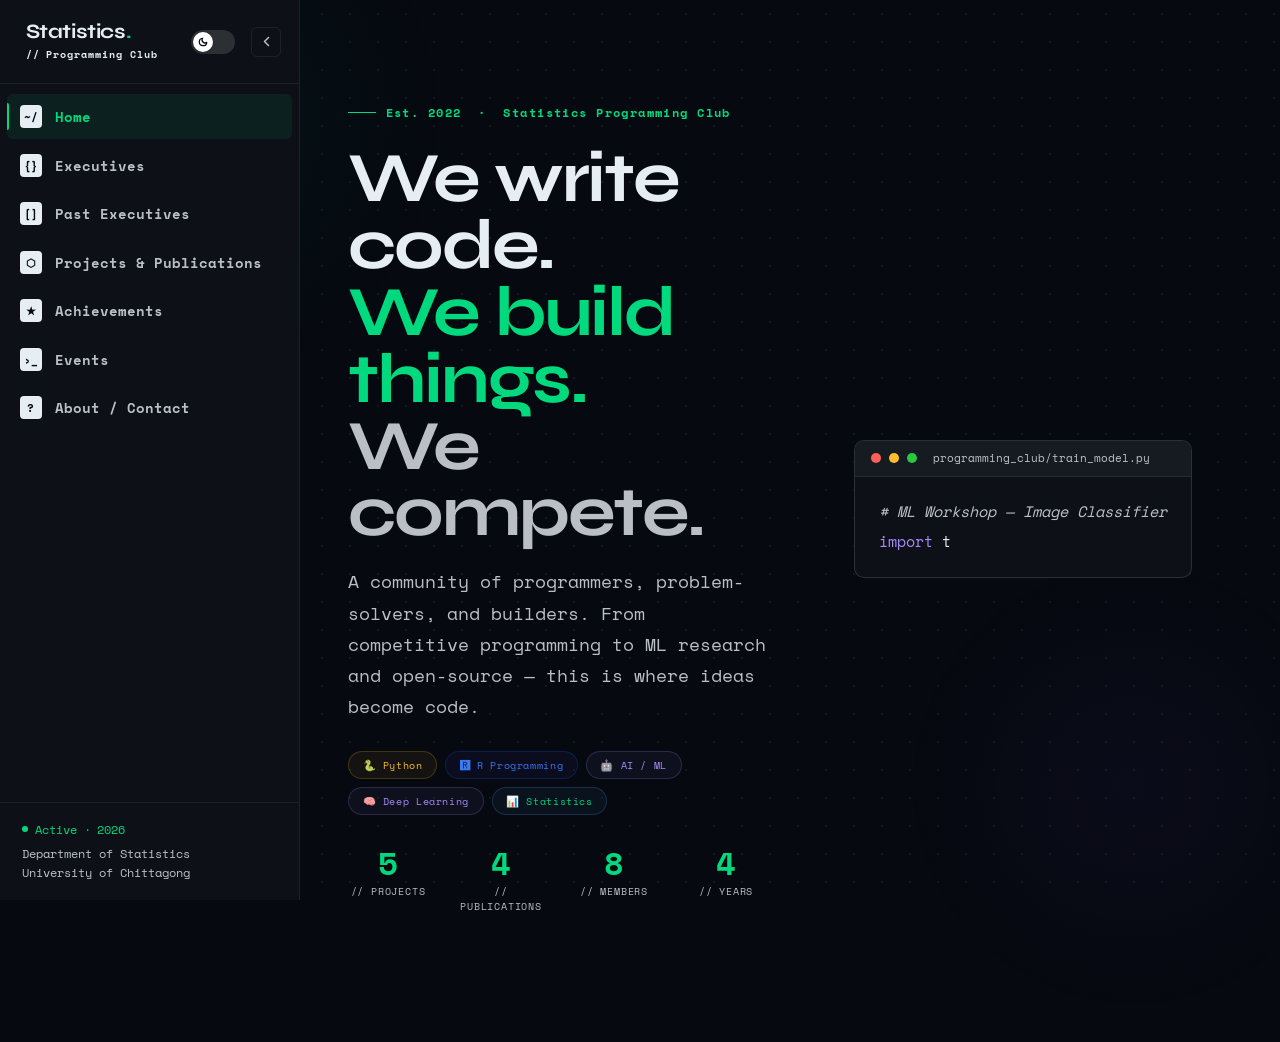
<file: index.html>
<!DOCTYPE html>
<html lang="en">
<head>
  <meta charset="UTF-8">
  <meta name="viewport" content="width=device-width, initial-scale=1.0">
  <title>Statistics Programming Club</title>
  <link rel="icon" type="image/svg+xml" href="favicon.svg">
  <link rel="preconnect" href="https://fonts.googleapis.com">
  <link rel="preconnect" href="https://fonts.gstatic.com" crossorigin>
  <link rel="stylesheet" href="style.css">

  <meta name="description" content="A community of data-driven programmers. Competitive programming, machine learning projects, and weekly meetups at the Department of Statistics, CU.">
  <link rel="canonical" href="https://pcstat.org/">
  <meta name="robots" content="index, follow">
  <meta property="og:title" content="Statistics Programming Club - CU">
  <meta property="og:description" content="We write code. We build things. We compete.">
  <meta property="og:image" content="https://pcstat.org/favicon.svg">
  <meta property="og:url" content="https://pcstat.svg/">
  <meta name="twitter:card" content="summary_large_image">
</head>
<body>

<div class="bg-glow2"></div>

<!-- ══════════════════════════════════════════
     SIDEBAR (desktop)
══════════════════════════════════════════ -->
<nav class="sb" id="sb">
  <div class="sbh">
    <div class="sbb">
      <div class="lm"><a href="">Statistics<span>.</span></div>
      <div class="ls"><span class="pcs">// Programming Club</span></a></div>
    </div>
    <div style="display: flex; align-items: center; gap: 1rem;">
      <div id="theme-toggle" style="cursor: pointer" title="Toggle Theme">
        <div class="theme-switch"><div class="switch-thumb"></div></div>
      </div>
      <button class="sbt" id="sbt" title="Toggle sidebar">
        <svg width="13" height="13" viewBox="0 0 13 13" fill="none">
          <path d="M8.5 10.5L4.5 6.5L8.5 2.5" stroke="currentColor" stroke-width="1.5" stroke-linecap="round" stroke-linejoin="round"/>
        </svg>
      </button>
    </div>
  </div>

  <ul class="nis">
    <li class="ni active" data-page="home" data-tip="Home"><span class="nic">~/</span><span class="nil">Home</span></li>
    <li class="ni" data-page="exec" data-tip="Executives"><span class="nic">{}</span><span class="nil">Executives</span></li>
    <li class="ni" data-page="alumni" data-tip="Past Execs"><span class="nic">[]</span><span class="nil">Past Executives</span></li>
    <li class="ni" data-page="projects" data-tip="Projects & Publications"><span class="nic">⬡</span> <span class="nil">Projects & Publications</span></li>
    <li class="ni" data-page="achievements" data-tip="Achievements"><span class="nic">★</span><span class="nil">Achievements</span></li>
    <li class="ni" data-page="events" data-tip="Events"><span class="nic">›_</span><span class="nil">Events</span></li>
    <li class="ni" data-page="about" data-tip="About & Contact"><span class="nic">?</span><span class="nil">About / Contact</span></li>
  </ul>

  <div class="sbf">
    <div class="sbfd"></div>
    <div class="sbfi">
      <div style="display: flex; align-items: center; justify-content: space-between; gap: 1rem; margin-bottom: .4rem;">
        <div class="st" style="margin-bottom: 0;"><span class="std"></span>Active · <span id="current-year"></span></div>
      </div>
      <p>Department of Statistics<br>University of Chittagong</p>
    </div>
  </div>
</nav>

<!-- ══════════════════════════════════════════
     MOBILE TOP NAV
══════════════════════════════════════════ -->
<nav class="tn">
  <div class="lm"><a href="">Statistics<span style="color:var(--ac)">.</span></a></div>
  <div class="tn-right">
    <button class="tn-theme-toggle" id="theme-toggle-mob" title="Toggle theme">
      <div class="theme-switch"><div class="switch-thumb"></div></div>
    </button>
    <div class="hbg" id="hbg">
      <span></span><span></span><span></span>
    </div>
  </div>
</nav>

<div class="mm" id="mm">
  <div class="mi active" data-page="home"><span class="mi-icon">~/</span>&nbsp;&nbsp;Home</div>
  <div class="mi" data-page="exec"><span class="mi-icon">{}</span>&nbsp;&nbsp;Executives</div>
  <div class="mi" data-page="alumni"><span class="mi-icon">[]</span>&nbsp;&nbsp;Past Executives</div>
  <div class="mi" data-page="projects"><span class="mi-icon">⬡</span>&nbsp;&nbsp;Projects & Publications</div>
  <div class="mi" data-page="achievements"><span class="mi-icon">★</span>&nbsp;&nbsp;Achievements</div>
  <div class="mi" data-page="events"><span class="mi-icon">›_</span>&nbsp;&nbsp;Events</div>
  <div class="mi" data-page="about"><span class="mi-icon">?</span>&nbsp;&nbsp;About / Contact</div>
</div>

<!-- ══════════════════════════════════════════
     MAIN CONTENT
══════════════════════════════════════════ -->
<main class="ct" id="ct">

  <!-- ─────────────────────────────
       HOME
  ───────────────────────────── -->
  <section class="pg active" id="page-home">
    <div class="hero">

      <div class="hero-left">
        <div class="htag">Est. 2022 &nbsp;·&nbsp; Statistics Programming Club</div>
        <h1 class="htitle">
          We write code.<br>
          <span class="ac">We build things.</span><br>
          <span class="dm">We compete.</span>
        </h1>
        <p class="hdesc">
          A community of programmers, problem-solvers, and builders.
          From competitive programming to ML research and open-source —
          this is where ideas become code.
        </p>

        <div class="focus-pills">
          <span class="pill pill-py">🐍 Python</span>
          <span class="pill pill-rp"> 🆁 R Programming</span>
          <span class="pill pill-ml">🤖 AI / ML</span>
          <span class="pill pill-ml">🧠 Deep Learning</span>
          <span class="pill pill-st">📊 Statistics</span>
          <!-- <span class="pill pill-cp">⚡ Competitive Programming</span> -->
        </div>
        <div class="stats">
          <div><div class="snum" id="stat-projects">—</div><div class="slbl">// PROJECTS</div></div>
          <div class="sdiv"></div>
          <div><div class="snum" id="stat-pubs">—</div><div class="slbl">// PUBLICATIONS</div></div>
          <div class="sdiv"></div>
          <div><div class="snum" id="stat-members">—</div><div class="slbl">// MEMBERS</div></div>
          <div class="sdiv"></div>
          <div><div class="snum" id="stat-years">—</div><div class="slbl">// YEARS</div></div>
        </div>
      </div>

      <div class="hero-right">
        <div class="term">
          <div class="tbar">
            <div class="dot dr"></div>
            <div class="dot dy"></div>
            <div class="dot dg"></div>
            <span class="tttl">programming_club/train_model.py</span>
          </div>
          <div class="tbody" id="term-body"></div>
          </div>
        </div>
      </div>

    </div>
  </section>

  <!-- ─────────────────────────────
       CURRENT EXECUTIVES
       Cards are injected by script.js
       based on "current_committee" in database.json
  ───────────────────────────── -->
  <section class="pg" id="page-exec">
    <div class="ph rv">
      <div class="pe">// Committee</div>
      <h2 class="pt">Current <span>Executives</span></h2>
      <p class="pd">The team leading Statistics Programming Club this year. Click any card to view their profile &amp; social links.</p>
      <div class="sbadge" id="exec-session-badge">
        <span class="bdot"></span>
        <span id="exec-session-text">Active Session</span>
      </div>
    </div>

    <!-- script.js appends .ec cards here -->
    <div class="egrid rv" id="exec-grid"></div>
  </section>

  <!-- ─────────────────────────────
       PAST EXECUTIVES
       Year blocks are injected by script.js
       for every committee that isn't current_committee
  ───────────────────────────── -->
  <section class="pg" id="page-alumni">
    <div class="ph rv">
      <div class="pe">// Alumni</div>
      <h2 class="pt">Past <span>Executives</span></h2>
      <p class="pd">The people who built what this club is today. Click any card to see their profile and links.</p>
    </div>

    <!-- script.js appends .ay year blocks here -->
    <div id="alumni-content"></div>
  </section>

  <!-- ─────────────────────────────
       PROJECTS
       Cards injected by script.js from resources/projects.json
  ───────────────────────────── -->
  <section class="pg" id="page-projects">
    <div class="ph rv">
      <div class="pe">// Portfolio</div>
      <h2 class="pt">Club <span>Projects & Publications</span></h2>
      <p class="pd">Open-source tools, research projects, and applications built by club members.</p>

      <div class="proj-toggle" id="proj-toggle">
        <button class="pt-btn active" data-tab="all">All</button>
        <button class="pt-btn" data-tab="projects">Projects</button>
        <button class="pt-btn" data-tab="publications">Publications</button>
      </div>
    </div>

    <!-- Projects Grid -->
    <div class="proj-grid rv" id="proj-grid"></div>
  </section>

  <!-- ─────────────────────────────
       ACHIEVEMENTS
       Tally + cards injected by script.js from achievements.json
  ───────────────────────────── -->
  <section class="pg" id="page-achievements">
    <div class="ph rv">
      <div class="pe">// Honors</div>
      <h2 class="pt">Our <span>Achievements</span></h2>
      <p class="pd">Competition results, recognitions, and milestones since 2022.</p>
    </div>

    <!-- Tally strip: filled from achievements.json → tally[] -->
    <div class="tally rv" id="ach-tally"></div>

    <!-- Achievement cards: filled from achievements.json → achievements[] -->
    <div class="agrid rv" id="ach-grid"></div>
  </section>

  <!-- ─────────────────────────────
       EVENTS
       List injected by script.js from events.json
  ───────────────────────────── -->
  <section class="pg" id="page-events">
    <div class="ph rv">
      <div class="pe">// Schedule</div>
      <h2 class="pt">Upcoming <span>Events</span></h2>
      <p class="pd">Workshops, contests, and meetups. Open to all members — some open to the public.</p>
    </div>

    <!-- Event rows: filled from events.json → events[], sorted by date -->
    <div class="evl rv" id="events-list"></div>

    <p id="events-note" style="font-family:var(--fm);font-size:.7rem;color:var(--mut)"></p>
  </section>

  <!-- ─────────────────────────────
       ABOUT / CONTACT
  ───────────────────────────── -->
  <section class="pg" id="page-about">
    <div class="ph rv">
      <div class="pe">// Overview</div>
      <h2 class="pt">Who <span>We Are</span></h2>
      <p class="pd">Founded in 2022 at the Dept. of Statistics, University of Chittagong.</p>
    </div>

    <div class="abg rv">
      <div class="abc">
        <h3><span class="tag">01</span> Mission</h3>
        <p>To cultivate a culture of data-driven programming excellence — from competitive data science to building data products that matter. We believe the best statisticians practice deliberately and ship insights relentlessly.</p>
      </div>
      <div class="abc">
        <h3><span class="tag">02</span> What We Do</h3>
        <p>Weekly coding labs, monthly data challenges, annual datathons, Kaggle team preparation, open-data projects, and guest talks from industry data scientists. Something for every level of data practitioner.</p>
      </div>
      <div class="abc wide">
        <h3><span class="tag">03</span> Our Community</h3>
        <p>Active members across all years of the Statistics program. We bring together Stat majors and minors who share a passion for programming with data. You don’t need to arrive as an expert — just bring curiosity and consistency. Our alumni network spans data science teams at top tech firms, impactful startups, research institutes, and leading graduate programs worldwide.</p>
      </div>
    </div>

    <div class="mtr rv">
      <div class="mtc">
        <div class="mtd">// WEEKLY MEETUP</div>
        <div class="mtt">Every Thursday</div>
        <div class="mtl">3:00 PM · Room 406, Faculty Building</div>
      </div>
      <div class="mtc">
        <div class="mtd">// PRACTICE SESSION</div>
        <div class="mtt">Every Saturday</div>
        <div class="mtl">3:00 PM · Lab 1, Faculty Building</div>
      </div>
      <div class="mtc">
        <div class="mtd">// ONLINE CONTEST</div>
        <div class="mtt">Monthly</div>
        <div class="mtl">8:00 PM · HackerRank Platform</div>
      </div>
    </div>

    <div class="jcta rv">
      <div>
        <h3>Get in <span>Touch</span></h3>
        <p>Have questions about the club, want to collaborate on a project, or just want to say hello? We'd love to hear from you.</p>
      </div>
      <a class="bjoin" href="mailto:programmingclub.stat.cu@gmail.com">Contact Us →</a>
    </div>
  </section>

</main>

<!-- ══════════════════════════════════════════
     PROFILE MODAL
══════════════════════════════════════════ -->
<div class="ovl" id="ov">
  <div class="mdl">
    <button class="mclose" id="mc">✕</button>
    <div class="mbody">
      <div class="mtop">
        <div class="mav" id="mav"></div>
        <div>
          <div class="mrl" id="mrl"></div>
          <div class="mnm" id="mnm"></div>
          <div class="mtgs" id="mtgs"></div>
        </div>
      </div>
      <div class="mbi" id="mbi"></div>
      <div class="mso-label">// Connect</div>
      <div class="mso" id="mso"></div>
    </div>
  </div>
</div>

<script src="script.js"></script>
</body>
</html>
</file>
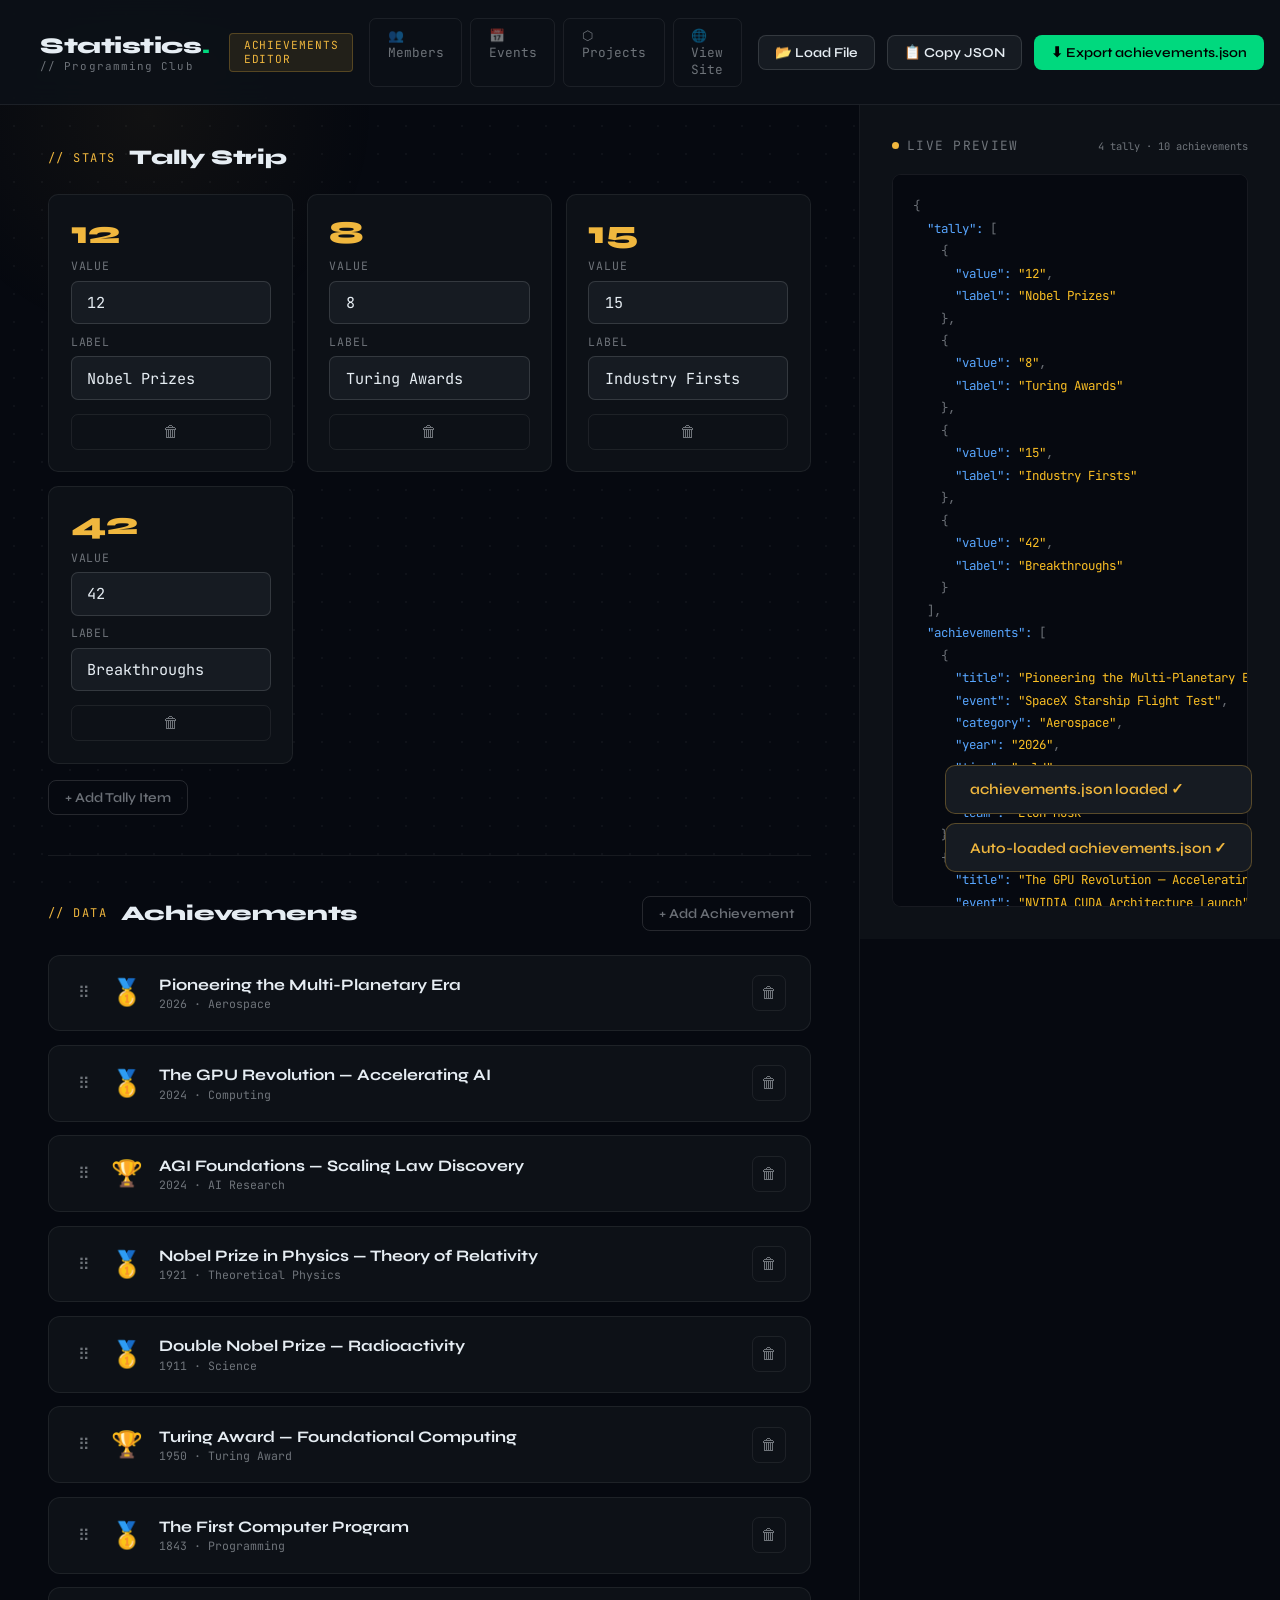
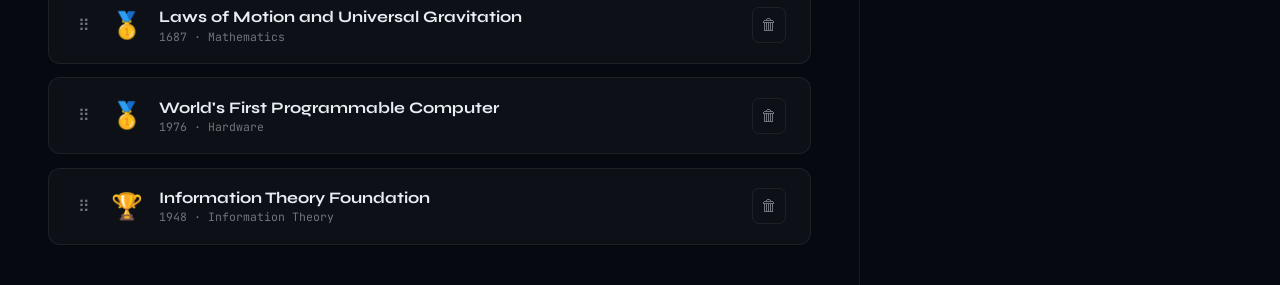
<file: resources/achievements-editor.html>
<!DOCTYPE html>
<html lang="en">
<head>
  <meta charset="UTF-8">
  <meta name="viewport" content="width=device-width, initial-scale=1.0">
  <title>Achievements Editor — Statistics Programming Club</title>
  <link rel="preconnect" href="https://fonts.googleapis.com">
  <link rel="preconnect" href="https://fonts.gstatic.com" crossorigin>
  <link href="https://fonts.googleapis.com/css2?family=Syne:wght@400;600;700;800&family=JetBrains+Mono:wght@300;400;500&display=swap" rel="stylesheet">
  <style>
    *, *::before, *::after { box-sizing: border-box; margin: 0; padding: 0; }
    :root {
      --bg:#060910; --s:#0d1117; --s2:#161b22; --s3:#1f2937;
      --b:rgba(255,255,255,.07); --b2:rgba(255,255,255,.13); --b3:rgba(255,255,255,.22);
      --txt:#e6edf3; --mut:rgba(230,237,243,.45);
      --ac:#00d97e; --acd:rgba(0,217,126,.1); --acg:rgba(0,217,126,.25);
      --bl:#58a6ff; --bld:rgba(88,166,255,.1);
      --pu:#a78bfa; --py:#fbbf24;
      --red:#f87171; --redd:rgba(248,113,113,.1);
      --or:#f0883e;
      --gold:#f0b73e; --silver:#b2bac8;
      --fd:'Syne',sans-serif; --fm:'JetBrains Mono',monospace;
    }
    body { font-family:var(--fd); background:var(--bg); color:var(--txt); min-height:100vh; font-size:16px; }
    body::before { content:''; position:fixed; inset:0; background-image:radial-gradient(circle,rgba(255,255,255,.04) 1px,transparent 1px); background-size:28px 28px; pointer-events:none; z-index:0; }
    .glow { position:fixed; top:-15%; left:-8%; width:500px; height:500px; background:radial-gradient(circle,rgba(240,183,62,.05) 0%,transparent 65%); pointer-events:none; z-index:0; }
    * { position:relative; z-index:1; } .glow { z-index:0; }
    a { color:inherit; text-decoration:none; }

    /* ── TOPBAR ── */
    .topbar { position:sticky; top:0; z-index:100; background:rgba(13,17,23,.92); backdrop-filter:blur(14px); border-bottom:1px solid var(--b); padding:1.1rem 2.5rem; display:flex; align-items:center; justify-content:space-between; gap:1rem; }
    .topbar-left { display:flex; align-items:center; gap:1.25rem; }
    .logo { font-family:var(--fd); font-size:1.4rem; font-weight:800; letter-spacing:-.02em; }
    .logo span { color:var(--ac); }
    .logo-sub { font-family:var(--fm); font-size:.68rem; color:var(--mut); letter-spacing:.1em; }
    .editor-badge { padding:.28rem .85rem; border-radius:4px; background:rgba(240,183,62,.1); border:1px solid rgba(240,183,62,.25); font-family:var(--fm); font-size:.7rem; color:var(--gold); letter-spacing:.08em; }
    .topbar-nav { display:flex; gap:.5rem; }
    .nav-link { padding:.45rem 1rem; border-radius:7px; font-family:var(--fm); font-size:.75rem; color:var(--mut); border:1px solid var(--b); transition:all .18s; }
    .nav-link:hover { background:var(--s2); color:var(--txt); border-color:var(--b2); }
    .topbar-actions { display:flex; gap:.75rem; align-items:center; }

    /* ── BUTTONS ── */

    .btn {
      display: inline-flex; align-items: center; gap: .5rem;
      padding: .65rem 1.35rem; border-radius: 8px; font-family: var(--fd);
      font-size: .95rem; font-weight: 600; cursor: pointer; border: 1px solid transparent;
      transition: all .18s ease; white-space: nowrap;
    }
    .btn-primary { background: var(--ac); color: #000; }
    .btn-primary:hover { transform: translateY(-1px); box-shadow: 0 6px 20px var(--acg); }
    .btn-secondary { background: var(--s2); border-color: var(--b2); color: var(--txt); }
    .btn-secondary:hover { background: var(--s3); border-color: var(--b3); }
    .btn-ghost { background: transparent; border-color: var(--b2); color: var(--mut); }
    .btn-ghost:hover { border-color: var(--b3); color: var(--txt); background: var(--s2); }
    .btn-sm { padding: .5rem 1rem; font-size: .85rem; }
    .btn-icon { padding: .5rem; border-radius: 7px; background: transparent; border: 1px solid var(--b); color: var(--mut); cursor: pointer; display: inline-flex; align-items: center; justify-content: center; font-size: 1rem; transition: all .18s; }
    .btn-icon:hover { background: var(--s2); color: var(--txt); border-color: var(--b2); }
    .btn-icon.danger:hover { background: var(--redd); color: var(--red); border-color: rgba(248,113,113,.25); }

    .main { display: grid; grid-template-columns: 1fr 420px; min-height: calc(100vh - 66px); }
    .editor-panel { padding: 2.5rem 3rem; border-right: 1px solid var(--b); overflow-y: auto; }
    .preview-panel { padding: 2rem; background: var(--s); overflow-y: auto; position: sticky; top: 66px; height: calc(100vh - 66px); display: flex; flex-direction: column; gap: 1.25rem; }

    .load-screen { display: flex; align-items: center; justify-content: center; min-height: calc(100vh - 66px); padding: 2rem; }
    .load-card { background: var(--s); border: 1px solid var(--b2); border-radius: 16px; padding: 3.5rem; text-align: center; max-width: 560px; width: 100%; }
    .load-icon { font-size: 3rem; margin-bottom: 1.5rem; }
    .load-card h2 { font-size: 1.75rem; font-weight: 800; margin-bottom: .6rem; }
    .load-card p { color: var(--mut); font-size: 1rem; line-height: 1.7; margin-bottom: 2rem; }
    .dropzone { border: 2px dashed var(--b2); border-radius: 12px; padding: 2.5rem; margin-bottom: 1.5rem; cursor: pointer; transition: border-color .2s, background .2s; font-family: var(--fm); font-size: .9rem; color: var(--mut); }
    .load-divider { display: flex; align-items: center; gap: 1rem; margin: 1.5rem 0; }
    .load-divider::before, .load-divider::after { content: ''; flex: 1; height: 1px; background: var(--b); }
    .load-divider span { font-family: var(--fm); font-size: .75rem; color: var(--mut); }

    .section-title { font-size: 1.3rem; font-weight: 800; letter-spacing: -.01em; margin-bottom: 1.5rem; display: flex; align-items: center; gap: .85rem; }
    .section-title .eyebrow { font-family: var(--fm); font-size: .75rem; letter-spacing: .12em; font-weight: 400; color: var(--gold); }
    .divider { height: 1px; background: var(--b); margin: 2.5rem 0; }

    .field { display: flex; flex-direction: column; gap: .45rem; }
    .field label { font-family: var(--fm); font-size: .72rem; color: var(--mut); letter-spacing: .08em; }
    .field input, .field select, .field textarea { background: var(--s2); border: 1px solid var(--b2); border-radius: 8px; color: var(--txt); font-family: var(--fm); font-size: .92rem; padding: .7rem 1rem; outline: none; transition: border-color .18s; width: 100%; }
    .field textarea { resize: vertical; min-height: 100px; font-family: var(--fd); font-size: .95rem; }
    .field input::placeholder, .field textarea::placeholder { color: var(--mut); opacity: 1; }

    .preview-header { display: flex; align-items: center; justify-content: space-between; flex-shrink: 0; }
    .preview-title { font-family: var(--fm); font-size: .8rem; color: var(--mut); letter-spacing: .1em; display: flex; align-items: center; gap: .5rem; }
    .json-box { flex: 1; background: var(--bg); border: 1px solid var(--b); border-radius: 9px; padding: 1.25rem; overflow: auto; font-family: var(--fm); font-size: .78rem; line-height: 1.8; white-space: pre; color: var(--mut); }

    .toast-wrap { position: fixed; bottom: 1.75rem; right: 1.75rem; z-index: 999; display: flex; flex-direction: column; gap: .6rem; }
    .toast { background: var(--s2); border: 1px solid var(--b2); border-radius: 10px; padding: .9rem 1.5rem; font-size: .92rem; font-weight: 600; display: flex; align-items: center; gap: .65rem; animation: toastIn .3s ease both; max-width: 340px; }
    .empty { text-align: center; padding: 2.5rem 1rem; color: var(--mut); font-family: var(--fm); font-size: .9rem; }
    .empty-icon { font-size: 2rem; margin-bottom: .6rem; }

    ::-webkit-scrollbar { width: 6px; height: 6px; }
    ::-webkit-scrollbar-track { background: transparent; }
    ::-webkit-scrollbar-thumb { background: var(--b2); border-radius: 3px; }

    @media(max-width: 900px) { .main { grid-template-columns: 1fr; } .preview-panel { position: static; height: auto; max-height: 400px; } }

    /* ── TALLY EDITOR ── */
    .tally-grid { display: grid; grid-template-columns: repeat(auto-fill, minmax(200px, 1fr)); gap: .85rem; margin-bottom: 1rem; }
    .tally-card { background: var(--s); border: 1px solid var(--b); border-radius: 10px; padding: 1.35rem; display: flex; flex-direction: column; gap: .6rem; }
    .tally-card label { font-family: var(--fm); font-size: .72rem; color: var(--mut); letter-spacing: .08em; }
    .tally-card input { background: var(--s2); border: 1px solid var(--b2); border-radius: 7px; color: var(--txt); font-family: var(--fm); font-size: .95rem; padding: .65rem .95rem; outline: none; transition: border-color .18s; width: 100%; }
    .tally-card .tally-val { font-size: 2rem; font-weight: 800; color: var(--gold, #f0b73e); line-height: 1; }

    /* ── ACHIEVEMENT CARDS ── */
    .ach-list { display: flex; flex-direction: column; gap: .85rem; }
    .ach-card { background: var(--s); border: 1px solid var(--b); border-radius: 12px; overflow: hidden; transition: border-color .18s; }
    .ach-card.open { border-color: var(--b2); }
    .ach-header { display: flex; align-items: center; gap: 1rem; padding: 1.2rem 1.5rem; cursor: pointer; transition: background .15s; user-select: none; }
    .ach-header:hover { background: var(--s2); }
    .ach-medal { font-size: 1.6rem; flex-shrink: 0; }
    .ach-hinfo { flex: 1; min-width: 0; }
    .ach-htitle { font-size: 1rem; font-weight: 700; white-space: nowrap; overflow: hidden; text-overflow: ellipsis; }
    .ach-hmeta { font-family: var(--fm); font-size: .72rem; color: var(--mut); margin-top: .15rem; }
    .ach-body { display: none; padding: .5rem 1.5rem 1.5rem; border-top: 1px solid var(--b); }
    .ach-card.open .ach-body { display: block; }
    .ach-fields { display: grid; grid-template-columns: 1fr 1fr; gap: .85rem; margin-top: 1rem; }
    .ach-fields .full { grid-column: span 2; }
    .j-key{color:var(--bl)} .j-str{color:var(--py)} .j-bool{color:var(--pu)} .j-num{color:var(--or)} .j-null{color:var(--red)}
    .toast.success { border-color: rgba(240,183,62,.3); color: var(--gold, #f0b73e); }
    .toast.error   { border-color: rgba(248,113,113,.3); color: var(--red); }
    @keyframes toastIn { from{opacity:0;transform:translateY(10px)} to{opacity:1;transform:none} }
    @keyframes pulse { 0%,100%{opacity:1;transform:scale(1)} 50%{opacity:.4;transform:scale(.75)} }
    .preview-dot { width: 7px; height: 7px; border-radius: 50%; background: var(--gold, #f0b73e); animation: pulse 2s ease infinite; }
    .drag-handle{cursor:grab;color:var(--mut);font-size:1rem;padding:.2rem .3rem;border-radius:4px;transition:color .15s,background .15s;user-select:none;flex-shrink:0;}
    .drag-handle:active{cursor:grabbing;} .drag-handle:hover{color:var(--txt);background:var(--s3);}
    .dragging{opacity:.4;border:1px dashed var(--b3)!important;}
    .topbar-nav { display:flex; gap:.5rem; } .nav-link { padding:.5rem 1.1rem; border-radius:7px; font-family:var(--fm); font-size:.8rem; color:var(--mut); border:1px solid var(--b); transition:all .18s; text-decoration:none; } .nav-link:hover { background:var(--s2); color:var(--txt); border-color:var(--b2); }

  </style>
</head>
<body>
<div class="glow"></div>

<header class="topbar">
  <div class="topbar-left">
    <div>
      <div class="logo" style="cursor:pointer" onclick="location.reload()" title="Click to reload">Statistics<span>.</span></div>
      <div class="logo-sub">// Programming Club</div>
    </div>
    <span class="editor-badge">ACHIEVEMENTS EDITOR</span>
  </div>
  <div class="topbar-nav">
    <a class="nav-link" href="database-editor.html">👥 Members</a>
    <a class="nav-link" href="events-editor.html">📅 Events</a>
    <a class="nav-link" href="projects-editor.html">⬡ Projects</a>
    <a class="nav-link" href="../index.html">🌐 View Site</a>
  </div>
  <div class="topbar-actions">
    <button class="btn btn-secondary btn-sm" id="btn-load-new" style="display:none">📂 Load File</button>
    <button class="btn btn-secondary btn-sm" id="btn-copy"     style="display:none">📋 Copy JSON</button>
    <button class="btn btn-primary btn-sm"   id="btn-export"   style="display:none">⬇ Export achievements.json</button>
  </div>
</header>

<!-- LOAD SCREEN -->
<div class="load-screen" id="load-screen">
  <div class="load-card">
    <div class="load-icon">🏆</div>
    <h2>Achievements Editor</h2>
    <p>Load your <code style="font-family:var(--fm);color:var(--gold)">achievements.json</code> to start editing, or create a fresh one.</p>
    <div class="dropzone" id="dropzone">
      <div>⬆ Drop achievements.json here</div>
      <div style="margin-top:.4rem;font-size:.7rem">or click to browse</div>
      <input type="file" id="file-input" accept=".json" style="position:absolute;inset:0;opacity:0;cursor:pointer">
    </div>
    <div class="load-divider"><span>OR</span></div>
    <button class="btn btn-ghost" style="width:100%;justify-content:center" id="btn-new">✦ Start with empty file</button>
  </div>
</div>

<!-- EDITOR -->
<div class="main" id="editor-main" style="display:none">
  <div class="editor-panel">

    <!-- TALLY -->
    <div class="section-title"><span class="eyebrow">// STATS</span> Tally Strip</div>
    <div class="tally-grid" id="tally-grid"></div>
    <button class="btn btn-ghost btn-sm" id="btn-add-tally">+ Add Tally Item</button>

    <div class="divider"></div>

    <!-- ACHIEVEMENTS -->
    <div style="display:flex;align-items:center;justify-content:space-between;margin-bottom:1.5rem">
      <div class="section-title" style="margin-bottom:0"><span class="eyebrow">// DATA</span> Achievements</div>
      <button class="btn btn-ghost btn-sm" id="btn-add-ach">+ Add Achievement</button>
    </div>
    <div class="ach-list" id="ach-list"></div>

  </div>

  <div class="preview-panel">
    <div class="preview-header">
      <div class="preview-title"><span class="preview-dot"></span>LIVE PREVIEW</div>
      <span style="font-family:var(--fm);font-size:.65rem;color:var(--mut)" id="preview-count"></span>
    </div>
    <div class="json-box" id="json-preview"></div>
  </div>
</div>

<div class="toast-wrap" id="toast-wrap"></div>
<input type="file" id="reload-input" accept=".json" style="display:none">

<script>
let DB = null;
const TIERS = ['gold','silver','bronze','special','community'];
const TIER_ICONS = { gold:'🥇', silver:'🥈', bronze:'🥉', special:'🏆', community:'🎖️' };

function toast(msg, type='success') {
  const el = document.createElement('div');
  el.className = `toast ${type}`;
  el.textContent = msg;
  document.getElementById('toast-wrap').appendChild(el);
  setTimeout(() => el.remove(), 3000);
}

function syntaxHL(json) {
  return json.replace(/&/g,'&amp;').replace(/</g,'&lt;').replace(/>/g,'&gt;')
    .replace(/("(\\u[a-zA-Z0-9]{4}|\\[^u]|[^\\"])*"(\s*:)?|\b(true|false|null)\b|-?\d+(?:\.\d*)?(?:[eE][+\-]?\d+)?)/g, m => {
      if (/^"/.test(m)) return /:$/.test(m) ? `<span class="j-key">${m}</span>` : `<span class="j-str">${m}</span>`;
      if (/true|false/.test(m)) return `<span class="j-bool">${m}</span>`;
      if (/null/.test(m)) return `<span class="j-null">${m}</span>`;
      return `<span class="j-num">${m}</span>`;
    });
}

function updatePreview() {
  if (!DB) return;
  document.getElementById('json-preview').innerHTML = syntaxHL(JSON.stringify(DB, null, 2));
  document.getElementById('preview-count').textContent = `${DB.tally.length} tally · ${DB.achievements.length} achievements`;
}

/* ── RENDER ── */
function renderAll() {
  renderTally();
  renderAchievements();
  updatePreview();
}

function renderTally() {
  const grid = document.getElementById('tally-grid');
  grid.innerHTML = '';
  DB.tally.forEach((t, i) => {
    const card = document.createElement('div');
    card.className = 'tally-card';
    card.innerHTML = `
      <div class="tally-val">${t.value}</div>
      <div class="field"><label>VALUE</label><input type="text" data-ti="${i}" data-f="value" value="${esc(t.value)}" placeholder="8"></div>
      <div class="field"><label>LABEL</label><input type="text" data-ti="${i}" data-f="label" value="${esc(t.label)}" placeholder="Gold"></div>
      <button class="btn-icon danger" data-del-tally="${i}" style="margin-top:.25rem">🗑</button>`;
    card.querySelectorAll('input').forEach(inp => inp.addEventListener('input', e => {
      DB.tally[e.target.dataset.ti][e.target.dataset.f] = e.target.value;
      card.querySelector('.tally-val').textContent = DB.tally[i].value;
      updatePreview();
    }));
    card.querySelector('[data-del-tally]').addEventListener('click', () => {
      DB.tally.splice(i, 1); renderAll(); toast('Tally item removed', 'error');
    });
    grid.appendChild(card);
  });
}

function renderAchievements() {
  const list = document.getElementById('ach-list');
  list.innerHTML = '';
  if (!DB.achievements.length) {
    list.innerHTML = `<div class="empty"><div class="empty-icon">🏅</div>No achievements yet.</div>`;
    return;
  }
  DB.achievements.forEach((a, i) => list.appendChild(buildAchCard(a, i)));
  initDragSort(list, () => DB.achievements, () => { renderAchievements(); updatePreview(); });
}

function buildAchCard(a, i) {
  const card = document.createElement('div');
  card.className = 'ach-card';
  card.className = 'ach-card'; card.setAttribute('draggable','true'); card.dataset.idx = i;
  card.innerHTML = `
    <div class="ach-header">
      <div class="drag-handle" title="Drag to reorder">⠿</div><div class="ach-medal">${TIER_ICONS[a.tier] || '🏅'}</div>
      <div class="ach-hinfo">
        <div class="ach-htitle">${a.title}</div>
        <div class="ach-hmeta">${a.year} · ${a.category}</div>
      </div>
      <div style="display:flex;gap:.4rem;flex-shrink:0">
        <button class="btn-icon danger" data-action="del-ach">🗑</button>
      </div>
    </div>
    <div class="ach-body">
      <div class="ach-fields">
        <div class="field full"><label>TITLE</label><input type="text" data-f="title" value="${esc(a.title)}" placeholder="1st Place — ..."></div>
        <div class="field full"><label>EVENT / ORGANIZATION</label><input type="text" data-f="event" value="${esc(a.event)}" placeholder="Event name"></div>
        <div class="field"><label>CATEGORY</label><input type="text" data-f="category" value="${esc(a.category)}" placeholder="Hackathon"></div>
        <div class="field"><label>YEAR</label><input type="text" data-f="year" value="${esc(a.year)}" placeholder="2024"></div>
        <div class="field"><label>TIER</label>
          <select data-f="tier">
            ${TIERS.map(t => `<option value="${t}" ${a.tier===t?'selected':''}>${t.charAt(0).toUpperCase()+t.slice(1)}</option>`).join('')}
          </select>
        </div>
        <div class="field"><label>TEAM LABEL (e.g. Team / Project / Member)</label><input type="text" data-f="team_label" value="${esc(a.team_label)}" placeholder="Team"></div>
        <div class="field full"><label>TEAM / MEMBERS / PROJECT NAME</label><input type="text" data-f="team" value="${esc(a.team)}" placeholder="Name A, Name B"></div>
      </div>
    </div>`;

  card.querySelector('.ach-header').addEventListener('click', e => {
    if (e.target.closest('[data-action]')) return;
    card.classList.toggle('open');
  });

  card.querySelectorAll('[data-f]').forEach(el => {
    el.addEventListener('input', e => {
      DB.achievements[i][e.target.dataset.f] = e.target.value;
      card.querySelector('.ach-htitle').textContent = DB.achievements[i].title;
      card.querySelector('.ach-hmeta').textContent  = `${DB.achievements[i].year} · ${DB.achievements[i].category}`;
      card.querySelector('.ach-medal').textContent  = TIER_ICONS[DB.achievements[i].tier] || '🏅';
      updatePreview();
    });
  });

  card.querySelector('[data-action="del-ach"]').addEventListener('click', e => {
    e.stopPropagation();
    if (!confirm(`Delete "${a.title}"?`)) return;
    DB.achievements.splice(i, 1); renderAll(); toast('Achievement removed', 'error');
  });

  return card;
}

/* ── ADD ── */
document.getElementById('btn-add-tally').addEventListener('click', () => {
  DB.tally.push({ value: '0', label: 'New' });
  renderTally(); updatePreview();
});

document.getElementById('btn-add-ach').addEventListener('click', () => {
  DB.achievements.push({ title:'New Achievement', event:'', category:'', year:new Date().getFullYear().toString(), tier:'gold', team_label:'Team', team:'' });
  const i = DB.achievements.length - 1;
  const card = buildAchCard(DB.achievements[i], i);
  card.classList.add('open');
  const list = document.getElementById('ach-list');
  if (list.querySelector('.empty')) list.innerHTML = '';
  list.appendChild(card);
  card.scrollIntoView({ behavior:'smooth', block:'nearest' });
  updatePreview(); toast('Achievement added');
});

/* ── LOAD ── */
function emptyDB() { return { tally:[], achievements:[] }; }

function loadDB(data) {
  DB = data;
  document.getElementById('load-screen').style.display = 'none';
  document.getElementById('editor-main').style.display = 'grid';
  ['btn-load-new','btn-copy','btn-export'].forEach(id => document.getElementById(id).style.display = 'flex');
  renderAll();
  toast('achievements.json loaded ✓');
}

function parseAndLoad(file) {
  const r = new FileReader();
  r.onload = e => {
    try {
      const d = JSON.parse(e.target.result);
      if (!d.achievements || !Array.isArray(d.achievements)) throw new Error();
      loadDB(d);
    } catch { toast('Invalid achievements.json', 'error'); }
  };
  r.readAsText(file);
}

const dropzone = document.getElementById('dropzone');
const fileInput = document.getElementById('file-input');
dropzone.addEventListener('dragover', e => { e.preventDefault(); dropzone.classList.add('drag'); });
dropzone.addEventListener('dragleave', () => dropzone.classList.remove('drag'));
dropzone.addEventListener('drop', e => { e.preventDefault(); dropzone.classList.remove('drag'); if (e.dataTransfer.files[0]) parseAndLoad(e.dataTransfer.files[0]); });
fileInput.addEventListener('change', e => { if (e.target.files[0]) parseAndLoad(e.target.files[0]); });
document.getElementById('btn-new').addEventListener('click', () => loadDB(emptyDB()));
document.getElementById('btn-load-new').addEventListener('click', () => document.getElementById('reload-input').click());
document.getElementById('reload-input').addEventListener('change', e => { if (e.target.files[0]) parseAndLoad(e.target.files[0]); });

/* ── EXPORT ── */
document.getElementById('btn-export').addEventListener('click', () => {
  const a = document.createElement('a');
  a.href = URL.createObjectURL(new Blob([JSON.stringify(DB, null, 2)], {type:'application/json'}));
  a.download = 'achievements.json'; a.click();
  toast('achievements.json exported ✓');
});
document.getElementById('btn-copy').addEventListener('click', () => {
  navigator.clipboard.writeText(JSON.stringify(DB, null, 2))
    .then(() => toast('Copied to clipboard ✓'))
    .catch(() => toast('Copy failed', 'error'));
});


/* ── Drag-and-drop to reorder ── */
function initDragSort(listEl, getArray, onReorder) {
  let dragged = null;
  listEl.addEventListener('dragstart', e => {
    dragged = e.target.closest('[draggable]');
    if (dragged) dragged.classList.add('dragging');
  });
  listEl.addEventListener('dragend', () => {
    if (dragged) dragged.classList.remove('dragging');
    dragged = null;
  });
  listEl.addEventListener('dragover', e => {
    e.preventDefault();
    const over = e.target.closest('[draggable]');
    if (!over || over === dragged) return;
    const items = [...listEl.querySelectorAll('[draggable]')];
    const iDragged = items.indexOf(dragged);
    const iOver    = items.indexOf(over);
    if (iDragged < iOver) listEl.insertBefore(dragged, over.nextSibling);
    else listEl.insertBefore(dragged, over);
  });
  listEl.addEventListener('drop', () => {
    const items  = [...listEl.querySelectorAll('[draggable]')];
    const arr    = getArray();
    const sorted = items.map(el => arr[parseInt(el.dataset.idx)]);
    sorted.forEach((item, i) => { arr[i] = item; });
    onReorder();
  });
}

function esc(s) { return (s||'').replace(/"/g,'&quot;').replace(/</g,'&lt;').replace(/>/g,'&gt;'); }

/* Auto-load */
fetch('achievements.json')
  .then(r => { if (!r.ok) throw new Error(); return r.json(); })
  .then(d => { loadDB(d); toast('Auto-loaded achievements.json ✓'); })
  .catch(() => {});
</script>
</body>
</html>
</file>
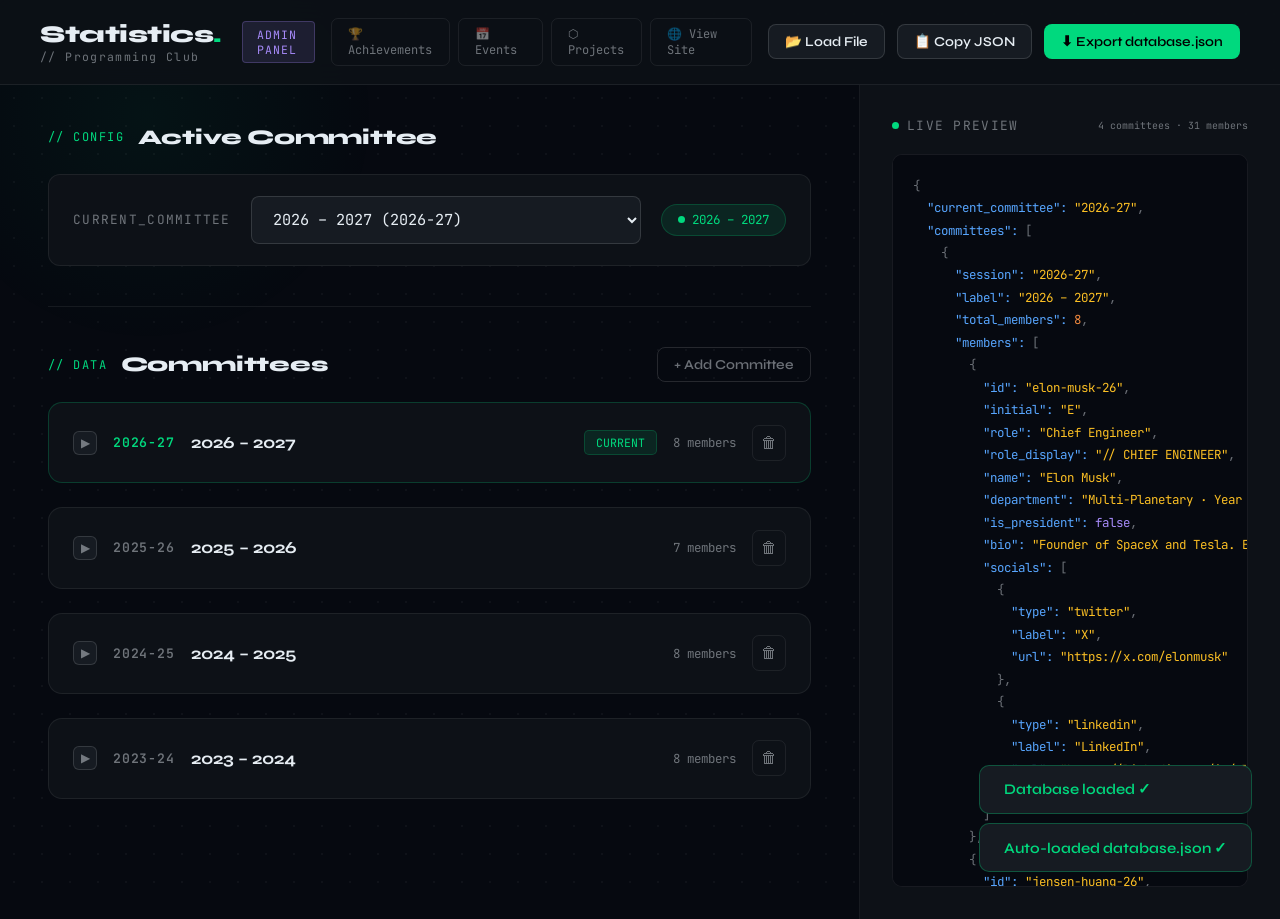
<file: resources/database-editor.html>
<!DOCTYPE html>
<html lang="en">
<head>
  <meta charset="UTF-8">
  <meta name="viewport" content="width=device-width, initial-scale=1.0">
  <title>Statistics Programming Club — Admin Panel</title>
  <link rel="preconnect" href="https://fonts.googleapis.com">
  <link rel="preconnect" href="https://fonts.gstatic.com" crossorigin>
  <link href="https://fonts.googleapis.com/css2?family=Syne:wght@400;600;700;800&family=JetBrains+Mono:wght@300;400;500&display=swap" rel="stylesheet">
  <style>
    /* ── RESET & VARS ── */
    *, *::before, *::after { box-sizing: border-box; margin: 0; padding: 0; }
    :root {
      --bg: #060910; --s: #0d1117; --s2: #161b22; --s3: #1f2937;
      --b: rgba(255,255,255,.07); --b2: rgba(255,255,255,.13); --b3: rgba(255,255,255,.22);
      --txt: #e6edf3; --mut: rgba(230,237,243,.45);
      --ac: #00d97e; --acd: rgba(0,217,126,.1); --acg: rgba(0,217,126,.25);
      --bl: #58a6ff; --bld: rgba(88,166,255,.1);
      --pu: #a78bfa; --pud: rgba(167,139,250,.1);
      --py: #fbbf24; --pyd: rgba(251,191,36,.1);
      --red: #f87171; --redd: rgba(248,113,113,.1);
      --or: #f0883e; --ord: rgba(240,136,62,.1);
      --fd: 'Syne', sans-serif; --fm: 'JetBrains Mono', monospace;
    }
    html { scroll-behavior: smooth; }
    body { font-family: var(--fd); background: var(--bg); color: var(--txt); min-height: 100vh; font-size: 16px; }
    body::before {
      content: ''; position: fixed; inset: 0;
      background-image: radial-gradient(circle, rgba(255,255,255,.04) 1px, transparent 1px);
      background-size: 28px 28px; pointer-events: none; z-index: 0;
    }
    .glow-tl { position: fixed; top: -15%; left: -8%; width: 500px; height: 500px; background: radial-gradient(circle, rgba(0,217,126,.05) 0%, transparent 65%); pointer-events: none; z-index: 0; }
    .glow-br { position: fixed; bottom: -15%; right: -8%; width: 400px; height: 400px; background: radial-gradient(circle, rgba(167,139,250,.04) 0%, transparent 65%); pointer-events: none; z-index: 0; }

    * { position: relative; z-index: 1; }
    .glow-tl, .glow-br { z-index: 0; }

    /* ── TOPBAR ── */
    .topbar {
      position: sticky; top: 0; z-index: 100;
      background: rgba(13,17,23,.9); backdrop-filter: blur(14px);
      border-bottom: 1px solid var(--b);
      padding: 1.1rem 2.5rem;
      display: flex; align-items: center; justify-content: space-between; gap: 1rem;
    }
    .topbar-left { display: flex; align-items: center; gap: 1.25rem; }
    .logo { font-family: var(--fd); font-size: 1.5rem; font-weight: 800; letter-spacing: -.02em; }
    .logo span { color: var(--ac); }
    .logo-sub { font-family: var(--fm); font-size: .72rem; color: var(--mut); letter-spacing: .12em; }
    .admin-badge {
      padding: .3rem .9rem; border-radius: 4px;
      background: rgba(167,139,250,.12); border: 1px solid rgba(167,139,250,.25);
      font-family: var(--fm); font-size: .72rem; color: var(--pu); letter-spacing: .08em;
    }
    .topbar-actions { display: flex; gap: .75rem; align-items: center; }
    .topbar-nav { display:flex; gap:.5rem; }
    .nav-link { padding:.45rem 1rem; border-radius:7px; font-family:var(--fm); font-size:.75rem; color:var(--mut); border:1px solid var(--b); transition:all .18s; text-decoration:none; }
    .nav-link:hover { background:var(--s2); color:var(--txt); border-color:var(--b2); }

    /* ── BUTTONS ── */
    .btn {
      display: inline-flex; align-items: center; gap: .5rem;
      padding: .65rem 1.35rem; border-radius: 8px; font-family: var(--fd);
      font-size: .95rem; font-weight: 600; cursor: pointer; border: 1px solid transparent;
      transition: all .18s ease; white-space: nowrap;
    }
    .btn-primary { background: var(--ac); color: #000; }
    .btn-primary:hover { transform: translateY(-1px); box-shadow: 0 6px 20px var(--acg); }
    .btn-secondary { background: var(--s2); border-color: var(--b2); color: var(--txt); }
    .btn-secondary:hover { background: var(--s3); border-color: var(--b3); }
    .btn-ghost { background: transparent; border-color: var(--b2); color: var(--mut); }
    .btn-ghost:hover { border-color: var(--b3); color: var(--txt); background: var(--s2); }
    .btn-danger { background: var(--redd); border-color: rgba(248,113,113,.25); color: var(--red); }
    .btn-danger:hover { background: rgba(248,113,113,.2); }
    .btn-sm { padding: .5rem 1rem; font-size: .85rem; }
    .btn-icon { padding: .5rem; border-radius: 7px; background: transparent; border: 1px solid var(--b); color: var(--mut); cursor: pointer; display: inline-flex; align-items: center; justify-content: center; font-size: 1rem; transition: all .18s; }
    .btn-icon:hover { background: var(--s2); color: var(--txt); border-color: var(--b2); }
    .btn-icon.danger:hover { background: var(--redd); color: var(--red); border-color: rgba(248,113,113,.25); }

    /* ── LAYOUT ── */
    .main { display: grid; grid-template-columns: 1fr 420px; gap: 0; min-height: calc(100vh - 66px); }
    .editor-panel { padding: 2.5rem 3rem; border-right: 1px solid var(--b); overflow-y: auto; }
    .preview-panel { padding: 2rem; background: var(--s); overflow-y: auto; position: sticky; top: 66px; height: calc(100vh - 66px); display: flex; flex-direction: column; gap: 1.25rem; }

    /* ── DROPZONE / LOAD ── */
    .load-screen {
      display: flex; align-items: center; justify-content: center;
      min-height: calc(100vh - 66px); padding: 2rem;
    }
    .load-card {
      background: var(--s); border: 1px solid var(--b2); border-radius: 16px;
      padding: 3.5rem; text-align: center; max-width: 560px; width: 100%;
    }
    .load-icon { font-size: 3rem; margin-bottom: 1.5rem; }
    .load-card h2 { font-size: 1.75rem; font-weight: 800; margin-bottom: .6rem; }
    .load-card p { color: var(--mut); font-size: 1rem; line-height: 1.7; margin-bottom: 2rem; }
    .dropzone {
      border: 2px dashed var(--b2); border-radius: 12px; padding: 2.5rem;
      margin-bottom: 1.5rem; cursor: pointer;
      transition: border-color .2s, background .2s;
      font-family: var(--fm); font-size: .9rem; color: var(--mut);
    }
    .dropzone:hover, .dropzone.drag { border-color: var(--ac); background: var(--acd); color: var(--ac); }
    .load-divider { display: flex; align-items: center; gap: 1rem; margin: 1.5rem 0; }
    .load-divider::before, .load-divider::after { content: ''; flex: 1; height: 1px; background: var(--b); }
    .load-divider span { font-family: var(--fm); font-size: .75rem; color: var(--mut); }
    .btn-new-db { width: 100%; justify-content: center; }

    /* ── SECTION HEADERS ── */
    .section-title {
      font-size: 1.3rem; font-weight: 800; letter-spacing: -.01em;
      margin-bottom: 1.5rem; display: flex; align-items: center; gap: .85rem;
    }
    .section-title .eyebrow {
      font-family: var(--fm); font-size: .75rem; color: var(--ac);
      letter-spacing: .12em; font-weight: 400;
    }
    .divider { height: 1px; background: var(--b); margin: 2.5rem 0; }

    /* ── CURRENT COMMITTEE SWITCHER ── */
    .cc-row {
      display: flex; align-items: center; gap: 1.25rem;
      background: var(--s); border: 1px solid var(--b); border-radius: 12px;
      padding: 1.35rem 1.5rem; margin-bottom: 2.5rem; flex-wrap: wrap;
    }
    .cc-label { font-family: var(--fm); font-size: .8rem; color: var(--mut); letter-spacing: .1em; white-space: nowrap; }
    .cc-select {
      flex: 1; min-width: 180px;
      background: var(--s2); border: 1px solid var(--b2); border-radius: 8px;
      color: var(--txt); font-family: var(--fm); font-size: .95rem;
      padding: .7rem 1.1rem; cursor: pointer; outline: none;
      transition: border-color .18s;
    }
    .cc-select:focus { border-color: var(--ac); }
    .cc-indicator {
      display: inline-flex; align-items: center; gap: .45rem;
      font-family: var(--fm); font-size: .78rem; color: var(--ac);
      padding: .4rem 1rem; background: var(--acd); border: 1px solid rgba(0,217,126,.2); border-radius: 20px;
    }
    .cc-dot { width: 7px; height: 7px; border-radius: 50%; background: var(--ac); animation: pulse 2s ease infinite; }
    @keyframes pulse { 0%,100%{opacity:1;transform:scale(1)} 50%{opacity:.4;transform:scale(.75)} }

    /* ── COMMITTEE BLOCK ── */
    .committee-block {
      background: var(--s); border: 1px solid var(--b); border-radius: 14px;
      margin-bottom: 1.5rem; overflow: hidden;
    }
    .committee-block.is-current { border-color: rgba(0,217,126,.22); }

    .cb-header {
      display: flex; align-items: center; gap: 1rem;
      padding: 1.35rem 1.5rem; cursor: pointer;
      transition: background .18s; user-select: none;
    }
    .cb-header:hover { background: var(--s2); }

    .cb-toggle {
      width: 24px; height: 24px; border-radius: 6px; background: var(--s2);
      border: 1px solid var(--b2); display: flex; align-items: center; justify-content: center;
      font-size: .75rem; color: var(--mut); flex-shrink: 0; transition: transform .22s;
    }
    .committee-block.open .cb-toggle { transform: rotate(90deg); }

    .cb-session { font-family: var(--fm); font-size: .82rem; font-weight: 600; letter-spacing: .06em; }
    .cb-label { font-size: 1.05rem; font-weight: 700; flex: 1; }
    .cb-count { font-family: var(--fm); font-size: .78rem; color: var(--mut); }
    .current-tag {
      padding: .25rem .7rem; border-radius: 5px;
      background: var(--acd); border: 1px solid rgba(0,217,126,.2);
      font-family: var(--fm); font-size: .72rem; color: var(--ac);
    }

    .cb-body { display: none; padding: 0 1.5rem 1.5rem; }
    .committee-block.open .cb-body { display: block; }

    /* ── COMMITTEE EDIT FIELDS ── */
    .inline-fields { display: grid; grid-template-columns: 1fr 1fr; gap: 1rem; margin-bottom: 1.35rem; }
    .field { display: flex; flex-direction: column; gap: .45rem; }
    .field label { font-family: var(--fm); font-size: .72rem; color: var(--mut); letter-spacing: .08em; }
    .field input, .field select, .field textarea {
      background: var(--s2); border: 1px solid var(--b2); border-radius: 8px;
      color: var(--txt); font-family: var(--fm); font-size: .92rem;
      padding: .7rem 1rem; outline: none; transition: border-color .18s; width: 100%;
    }
    .field input:focus, .field select:focus, .field textarea:focus { border-color: var(--ac); }
    .field textarea { resize: vertical; min-height: 100px; font-family: var(--fd); font-size: .95rem; }
    .field input::placeholder, .field textarea::placeholder { color: var(--mut); opacity: 1; }

    /* ── MEMBER CARDS ── */
    .members-list { display: flex; flex-direction: column; gap: .85rem; margin-top: 1.25rem; }

    .member-card {
      background: var(--s2); border: 1px solid var(--b); border-radius: 11px;
      overflow: hidden; transition: border-color .18s;
    }
    .member-card.open { border-color: var(--b2); }

    .mc-header {
      display: flex; align-items: center; gap: 1rem;
      padding: 1rem 1.25rem; cursor: pointer; user-select: none;
      transition: background .15s;
    }
    .mc-header:hover { background: var(--s3); }

    .mc-av {
      width: 44px; height: 44px; border-radius: 9px; flex-shrink: 0;
      background: var(--acd); border: 1px solid rgba(0,217,126,.15);
      display: flex; align-items: center; justify-content: center;
      font-size: 1.2rem; font-weight: 800; color: var(--ac);
    }
    .mc-av.alt { background: var(--bld); border-color: rgba(88,166,255,.15); color: var(--bl); }

    .mc-info { flex: 1; min-width: 0; }
    .mc-name { font-size: 1rem; font-weight: 700; white-space: nowrap; overflow: hidden; text-overflow: ellipsis; }
    .mc-role { font-family: var(--fm); font-size: .72rem; color: var(--mut); margin-top: .15rem; }

    .mc-actions { display: flex; gap: .5rem; flex-shrink: 0; }

    .mc-body { display: none; padding: .5rem 1.25rem 1.25rem; border-top: 1px solid var(--b); }
    .member-card.open .mc-body { display: block; }

    .mc-fields { display: grid; grid-template-columns: 1fr 1fr; gap: .85rem; margin-top: 1rem; }
    .mc-fields .full { grid-column: span 2; }

    /* President toggle */
    .toggle-row { display: flex; align-items: center; gap: .9rem; padding: 1rem 0; }
    .toggle-row label { font-family: var(--fm); font-size: .8rem; color: var(--mut); cursor: pointer; user-select: none; }
    .toggle {
      width: 44px; height: 24px; border-radius: 12px; background: var(--b2);
      border: 1px solid var(--b2); position: relative; cursor: pointer;
      transition: background .2s, border-color .2s; flex-shrink: 0;
    }
    .toggle::after {
      content: ''; position: absolute; top: 3px; left: 3px;
      width: 16px; height: 16px; border-radius: 50%; background: var(--mut);
      transition: transform .2s, background .2s;
    }
    .toggle.on { background: var(--acd); border-color: var(--ac); }
    .toggle.on::after { transform: translateX(20px); background: var(--ac); }

    /* ── SOCIAL LINKS ── */
    .socials-section { margin-top: 1.25rem; }
    .socials-label { font-family: var(--fm); font-size: .75rem; color: var(--mut); letter-spacing: .08em; margin-bottom: .85rem; }
    .social-row {
      display: grid; grid-template-columns: 130px 1fr 38px; gap: .6rem;
      align-items: center; margin-bottom: .65rem;
    }
    .social-type-select {
      background: var(--bg); border: 1px solid var(--b2); border-radius: 7px;
      color: var(--txt); font-family: var(--fm); font-size: .85rem;
      padding: .6rem .8rem; outline: none; cursor: pointer;
    }
    .social-url-input {
      background: var(--bg); border: 1px solid var(--b2); border-radius: 7px;
      color: var(--txt); font-family: var(--fm); font-size: .85rem;
      padding: .6rem .8rem; outline: none; width: 100%;
      transition: border-color .18s;
    }
    .social-url-input:focus { border-color: var(--ac); }
    .add-social-btn { margin-top: .75rem; }

    /* ── PREVIEW PANEL ── */
    .preview-header { display: flex; align-items: center; justify-content: space-between; flex-shrink: 0; }
    .preview-title { font-family: var(--fm); font-size: .8rem; color: var(--mut); letter-spacing: .1em; display: flex; align-items: center; gap: .5rem; }
    .preview-dot { width: 7px; height: 7px; border-radius: 50%; background: var(--ac); animation: pulse 2s ease infinite; }
    .json-box {
      flex: 1; background: var(--bg); border: 1px solid var(--b);
      border-radius: 10px; padding: 1.25rem; overflow: auto;
      font-family: var(--fm); font-size: .78rem; line-height: 1.8;
      white-space: pre; color: var(--mut);
    }
    /* JSON syntax highlight */
    .j-key { color: var(--bl); }
    .j-str { color: var(--py); }
    .j-bool { color: var(--pu); }
    .j-num  { color: var(--or); }
    .j-null { color: var(--red); }

    /* ── TOAST ── */
    .toast-wrap { position: fixed; bottom: 1.75rem; right: 1.75rem; z-index: 999; display: flex; flex-direction: column; gap: .6rem; }
    .toast {
      background: var(--s2); border: 1px solid var(--b2); border-radius: 10px;
      padding: .9rem 1.5rem; font-size: .92rem; font-weight: 600;
      display: flex; align-items: center; gap: .65rem;
      animation: toastIn .3s ease both; max-width: 360px;
    }
    .toast.success { border-color: rgba(0,217,126,.3); color: var(--ac); }
    .toast.error   { border-color: rgba(248,113,113,.3); color: var(--red); }
    @keyframes toastIn { from { opacity:0; transform: translateY(10px); } to { opacity:1; transform: none; } }

    /* ── EMPTY STATE ── */
    .empty { text-align: center; padding: 2.5rem 1rem; color: var(--mut); font-family: var(--fm); font-size: .85rem; }
    .empty-icon { font-size: 2rem; margin-bottom: .6rem; }

    /* ── ADD COMMITTEE FORM ── */
    .add-committee-form {
      background: var(--s); border: 1px dashed var(--b2); border-radius: 14px;
      padding: 1.75rem; margin-top: 1.25rem; display: none;
    }
    .add-committee-form.open { display: block; }
    .add-committee-form h4 { font-size: 1.05rem; font-weight: 700; margin-bottom: 1.25rem; }

    /* ── SCROLLBAR ── */
    ::-webkit-scrollbar { width: 6px; height: 6px; }
    ::-webkit-scrollbar-track { background: transparent; }
    ::-webkit-scrollbar-thumb { background: var(--b2); border-radius: 3px; }
    ::-webkit-scrollbar-thumb:hover { background: var(--b3); }

    /* ── RESPONSIVE ── */
    @media (max-width: 900px) {
      .main { grid-template-columns: 1fr; }
      .preview-panel { position: static; height: auto; max-height: 400px; }
    }
  </style>
</head>
<body>
<div class="glow-tl"></div>
<div class="glow-br"></div>

<!-- ══ TOPBAR ══ -->
<header class="topbar">
  <div class="topbar-left">
    <div>
      <div class="logo" style="cursor:pointer" onclick="location.reload()" title="Click to reload">Statistics<span>.</span></div>
      <div class="logo-sub">// Programming Club</div>
    </div>
    <span class="admin-badge">ADMIN PANEL</span>
  </div>
  <div class="topbar-nav">
    <a class="nav-link" href="achievements-editor.html">🏆 Achievements</a>
    <a class="nav-link" href="events-editor.html">📅 Events</a>
    <a class="nav-link" href="projects-editor.html">⬡ Projects</a>
    <a class="nav-link" href="../index.html">🌐 View Site</a>
  </div>
  <div class="topbar-actions" id="topbar-actions">
    <button class="btn btn-secondary btn-sm" id="btn-load-new" style="display:none">📂 Load File</button>
    <button class="btn btn-secondary btn-sm" id="btn-copy" style="display:none">📋 Copy JSON</button>
    <button class="btn btn-primary btn-sm"   id="btn-export" style="display:none">⬇ Export database.json</button>
  </div>
</header>

<!-- ══ LOAD SCREEN ══ -->
<div class="load-screen" id="load-screen">
  <div class="load-card">
    <div class="load-icon">🗄️</div>
    <h2>Database Editor</h2>
    <p>Load your <code style="font-family:var(--fm);color:var(--ac)">database.json</code> file to start editing, or create a fresh one from scratch.</p>
    <div class="dropzone" id="dropzone">
      <div>⬆ Drop database.json here</div>
      <div style="margin-top:.4rem;font-size:.65rem">or click to browse</div>
      <input type="file" id="file-input" accept=".json" style="position:absolute;inset:0;opacity:0;cursor:pointer">
    </div>
    <div class="load-divider"><span>OR</span></div>
    <button class="btn btn-ghost btn-new-db" id="btn-new-db" style="width:100%;justify-content:center">✦ Start with empty database</button>
  </div>
</div>

<!-- ══ EDITOR ══ -->
<div class="main" id="editor-main" style="display:none">

  <div class="editor-panel">

    <!-- CURRENT COMMITTEE SWITCHER -->
    <div class="section-title">
      <span class="eyebrow">// CONFIG</span>
      Active Committee
    </div>
    <div class="cc-row">
      <span class="cc-label">CURRENT_COMMITTEE</span>
      <select class="cc-select" id="cc-select"></select>
      <span class="cc-indicator"><span class="cc-dot"></span><span id="cc-label-display">—</span></span>
    </div>

    <div class="divider"></div>

    <!-- COMMITTEES LIST -->
    <div style="display:flex;align-items:center;justify-content:space-between;margin-bottom:1.25rem">
      <div class="section-title" style="margin-bottom:0">
        <span class="eyebrow">// DATA</span>
        Committees
      </div>
      <button class="btn btn-ghost btn-sm" id="btn-add-committee">+ Add Committee</button>
    </div>

    <!-- Add committee form -->
    <div class="add-committee-form" id="add-committee-form">
      <h4>New Committee</h4>
      <div class="inline-fields">
        <div class="field">
          <label>SESSION ID (e.g. 2025-26)</label>
          <input type="text" id="new-session" placeholder="2025-26">
        </div>
        <div class="field">
          <label>DISPLAY LABEL</label>
          <input type="text" id="new-label" placeholder="2025 – 2026">
        </div>
      </div>
      <div style="display:flex;gap:.65rem">
        <button class="btn btn-primary btn-sm" id="btn-confirm-add-committee">Create Committee</button>
        <button class="btn btn-ghost btn-sm"   id="btn-cancel-add-committee">Cancel</button>
      </div>
    </div>

    <!-- Committee blocks rendered here -->
    <div id="committees-container"></div>

  </div><!-- /editor-panel -->

  <!-- PREVIEW PANEL -->
  <div class="preview-panel">
    <div class="preview-header">
      <div class="preview-title"><span class="preview-dot"></span>LIVE PREVIEW</div>
      <span style="font-family:var(--fm);font-size:.62rem;color:var(--mut)" id="preview-count"></span>
    </div>
    <div class="json-box" id="json-preview"></div>
  </div>

</div><!-- /editor-main -->

<!-- ══ TOAST CONTAINER ══ -->
<div class="toast-wrap" id="toast-wrap"></div>

<!-- ══ HIDDEN FILE INPUT for re-load ══ -->
<input type="file" id="reload-input" accept=".json" style="display:none">

<script>
/* ══════════════════════════════════════════════
   STATE
══════════════════════════════════════════════ */
let DB = null; // the live database object

const SOCIAL_TYPES = ['linkedin','github','facebook','email','codeforces','twitter','hackerrank','website'];
const SOCIAL_LABELS = { linkedin:'LinkedIn', github:'GitHub', facebook:'Facebook', email:'Email', codeforces:'Codeforces', twitter:'Twitter', hackerrank:'HackerRank', website:'Website' };
const SOCIAL_PREFIXES = { linkedin:'https://linkedin.com/in/', github:'https://github.com/', facebook:'https://facebook.com/', email:'mailto:', codeforces:'https://codeforces.com/profile/', twitter:'https://twitter.com/', hackerrank:'https://www.hackerrank.com/', website:'https://' };

/* ══════════════════════════════════════════════
   TOAST
══════════════════════════════════════════════ */
function toast(msg, type = 'success') {
  const el = document.createElement('div');
  el.className = `toast ${type}`;
  el.textContent = msg;
  document.getElementById('toast-wrap').appendChild(el);
  setTimeout(() => el.remove(), 3000);
}

/* ══════════════════════════════════════════════
   JSON PREVIEW
══════════════════════════════════════════════ */
function syntaxHighlight(json) {
  return json
    .replace(/&/g,'&amp;').replace(/</g,'&lt;').replace(/>/g,'&gt;')
    .replace(/("(\\u[a-zA-Z0-9]{4}|\\[^u]|[^\\"])*"(\s*:)?|\b(true|false|null)\b|-?\d+(?:\.\d*)?(?:[eE][+\-]?\d+)?)/g, m => {
      if (/^"/.test(m)) return /:$/.test(m) ? `<span class="j-key">${m}</span>` : `<span class="j-str">${m}</span>`;
      if (/true|false/.test(m)) return `<span class="j-bool">${m}</span>`;
      if (/null/.test(m)) return `<span class="j-null">${m}</span>`;
      return `<span class="j-num">${m}</span>`;
    });
}

function updatePreview() {
  if (!DB) return;
  const json = JSON.stringify(DB, null, 2);
  document.getElementById('json-preview').innerHTML = syntaxHighlight(json);
  const total = DB.committees.reduce((a, c) => a + c.members.length, 0);
  document.getElementById('preview-count').textContent = `${DB.committees.length} committees · ${total} members`;
}

/* ══════════════════════════════════════════════
   LOAD / INIT
══════════════════════════════════════════════ */
function loadDB(data) {
  DB = data;
  
  // Normalise every committee to the exact key order we want
  DB.committees = DB.committees.map(c => ({
    session: c.session,
    label: c.label,
    total_members: c.total_members ?? c.members.length,
    members: c.members
  }));

  document.getElementById('load-screen').style.display = 'none';
  document.getElementById('editor-main').style.display = 'grid';
  document.getElementById('btn-load-new').style.display = 'flex';
  document.getElementById('btn-copy').style.display = 'flex';
  document.getElementById('btn-export').style.display = 'flex';
  renderAll();
  toast('Database loaded ✓');
}

function emptyDB() {
  return {
    current_committee: '',
    committees: []
  };
}

/* ══════════════════════════════════════════════
   RENDER ALL
══════════════════════════════════════════════ */
function renderAll() {
  renderCCSelect();
  renderCommittees();
  updatePreview();
}

/* ── Current committee select ── */
function renderCCSelect() {
  const sel = document.getElementById('cc-select');
  sel.innerHTML = '<option value="">— none —</option>' +
    DB.committees.map(c => `<option value="${c.session}" ${c.session === DB.current_committee ? 'selected' : ''}>${c.label} (${c.session})</option>`).join('');
  updateCCLabel();
}

function updateCCLabel() {
  const c = DB.committees.find(c => c.session === DB.current_committee);
  document.getElementById('cc-label-display').textContent = c ? c.label : 'none';
}

document.getElementById('cc-select').addEventListener('change', e => {
  DB.current_committee = e.target.value;
  updateCCLabel();
  renderCommittees();
  updatePreview();
  toast('Active committee updated');
});

/* ── Committees ── */
function renderCommittees() {
  const container = document.getElementById('committees-container');
  container.innerHTML = '';
  if (!DB.committees.length) {
    container.innerHTML = `<div class="empty"><div class="empty-icon">📭</div>No committees yet. Add one above.</div>`;
    return;
  }
  DB.committees.forEach((committee, ci) => {
    container.appendChild(buildCommitteeBlock(committee, ci));
  });
}

function buildCommitteeBlock(committee, ci) {
  const isCurrent = committee.session === DB.current_committee;
  const block = document.createElement('div');
  block.className = 'committee-block' + (isCurrent ? ' is-current' : '');
  block.id = `cb-${ci}`;

  block.innerHTML = `
    <div class="cb-header" data-ci="${ci}">
      <div class="cb-toggle">▶</div>
      <div class="cb-session" style="color:${isCurrent ? 'var(--ac)' : 'var(--mut)'}">${committee.session}</div>
      <div class="cb-label">${committee.label}</div>
      ${isCurrent ? '<span class="current-tag">CURRENT</span>' : ''}
      <div class="cb-count">${committee.members.length} member${committee.members.length !== 1 ? 's' : ''}</div>
      <button class="btn-icon danger" data-action="del-committee" data-ci="${ci}" title="Delete committee">🗑</button>
    </div>
    <div class="cb-body">
      <div class="inline-fields">
        <div class="field">
          <label>SESSION ID</label>
          <input type="text" value="${committee.session}" data-ci="${ci}" data-field="session" placeholder="2024-25">
        </div>
        <div class="field">
          <label>DISPLAY LABEL</label>
          <input type="text" value="${committee.label}" data-ci="${ci}" data-field="label" placeholder="2024 – 2025">
        </div>
        <div class="field">
          <label>TOTAL MEMBERS (shown on home stats)</label>
          <input type="number" value="${committee.total_members || committee.members.length}" data-ci="${ci}" data-field="total_members" placeholder="0" min="0">
        </div>
      </div>

      <div style="display:flex;align-items:center;justify-content:space-between;margin-bottom:.75rem">
        <span style="font-family:var(--fm);font-size:.65rem;color:var(--mut);letter-spacing:.08em">MEMBERS</span>
        <button class="btn btn-ghost btn-sm" data-action="add-member" data-ci="${ci}">+ Add Member</button>
      </div>
      <div class="members-list" id="ml-${ci}">
        ${committee.members.length ? '' : `<div class="empty" style="padding:1rem"><div class="empty-icon">👤</div>No members. Add one above.</div>`}
      </div>
    </div>`;

  /* Append member cards */
  const membersList = block.querySelector(`#ml-${ci}`);
  if (committee.members.length) {
    membersList.innerHTML = '';
    committee.members.forEach((member, mi) => {
      membersList.appendChild(buildMemberCard(member, ci, mi));
    });
    initDragSort(membersList, () => DB.committees[ci].members, () => { renderAll(); });
  }

  /* Committee header toggle */
  block.querySelector('.cb-header').addEventListener('click', e => {
    if (e.target.closest('[data-action]')) return;
    block.classList.toggle('open');
  });

  /* Committee field changes */
  block.querySelectorAll('input[data-field]').forEach(inp => {
    inp.addEventListener('input', e => {
      const { ci, field } = e.target.dataset;
      const oldSession = DB.committees[ci].session;
      DB.committees[ci][field] = e.target.value;
      /* keep current_committee in sync if session id changed */
      if (field === 'session' && DB.current_committee === oldSession) {
        DB.current_committee = e.target.value;
      }
      renderCCSelect();
      updatePreview();
    });
  });

  /* Add member */
  block.querySelector('[data-action="add-member"]').addEventListener('click', () => {
    const newMember = {
      id: `member-${Date.now()}`,
      initial: 'X',
      role: 'Member',
      role_display: '// MEMBER',
      name: 'New Member',
      department: 'CSE',
      is_president: false,
      bio: '',
      socials: []
    };
    DB.committees[ci].members.push(newMember);
    const mi = DB.committees[ci].members.length - 1;
    const card = buildMemberCard(newMember, ci, mi);
    card.classList.add('open');
    const list = block.querySelector(`#ml-${ci}`);
    /* clear empty state if present */
    if (list.querySelector('.empty')) list.innerHTML = '';
    list.appendChild(card);
    card.scrollIntoView({ behavior: 'smooth', block: 'nearest' });
    /* refresh the member count shown in the committee header */
    const countEl = block.querySelector('.cb-count');
    if (countEl) {
      const n = DB.committees[ci].members.length;
      countEl.textContent = `${n} member${n !== 1 ? 's' : ''}`;
    }
    updatePreview();
    renderCCSelect();
  });

  /* Delete committee */
  block.querySelector('[data-action="del-committee"]').addEventListener('click', e => {
    e.stopPropagation();
    if (!confirm(`Delete committee "${committee.label}" and all its members?`)) return;
    if (DB.current_committee === committee.session) DB.current_committee = '';
    DB.committees.splice(ci, 1);
    renderAll();
    toast('Committee deleted', 'error');
  });

  return block;
}

/* ── Member Card ── */
function buildMemberCard(member, ci, mi) {
  const card = document.createElement('div');
  card.className = 'member-card';
  card.id = `mc-${ci}-${mi}`;
  card.setAttribute('draggable', 'true');
  card.dataset.idx = mi;

  const isCurrent = DB.committees[ci].session === DB.current_committee;

  card.innerHTML = `
    <div class="mc-header">
      <div class="drag-handle" title="Drag to reorder">⠿</div><div class="mc-av ${isCurrent ? '' : 'alt'}">${member.initial || '?'}</div>
      <div class="mc-info">
        <div class="mc-name">${member.name}</div>
        <div class="mc-role">${member.role_display}</div>
      </div>
      <div class="mc-actions">
        <button class="btn-icon danger" data-action="del-member" title="Remove member">🗑</button>
      </div>
    </div>
    <div class="mc-body">
      <div class="mc-fields">
        <div class="field">
          <label>FULL NAME</label>
          <input type="text" data-f="name" value="${escape(member.name)}" placeholder="Full Name">
        </div>
        <div class="field">
          <label>INITIAL (1 letter)</label>
          <input type="text" data-f="initial" value="${escape(member.initial)}" maxlength="1" placeholder="A">
        </div>
        <div class="field">
          <label>MEMBER ID (unique slug)</label>
          <input type="text" data-f="id" value="${escape(member.id)}" placeholder="firstname-lastname">
        </div>
        <div class="field">
          <label>DEPARTMENT / YEAR</label>
          <input type="text" data-f="department" value="${escape(member.department)}" placeholder="CSE · Year 3">
        </div>
        <div class="field">
          <label>ROLE (short, e.g. President)</label>
          <input type="text" data-f="role" value="${escape(member.role)}" placeholder="Vice President">
        </div>
        <div class="field">
          <label>ROLE DISPLAY (with // prefix)</label>
          <input type="text" data-f="role_display" value="${escape(member.role_display)}" placeholder="// VICE PRESIDENT">
        </div>
        <div class="field full">
          <label>BIO</label>
          <textarea data-f="bio" placeholder="Short bio shown in the profile modal...">${escape(member.bio)}</textarea>
        </div>
      </div>

      <div class="toggle-row">
        <div class="toggle ${member.is_president ? 'on' : ''}" data-f="is_president"></div>
        <label>Featured card (President / Head)</label>
      </div>

      <div class="socials-section">
        <div class="socials-label">SOCIAL LINKS</div>
        <div class="socials-list"></div>
        <button class="btn btn-ghost btn-sm add-social-btn">+ Add Link</button>
      </div>
    </div>`;

  /* Populate social rows */
  const socialsList = card.querySelector('.socials-list');
  member.socials.forEach((s, si) => {
    socialsList.appendChild(buildSocialRow(s, ci, mi, si));
  });

  /* Header click — toggle */
  card.querySelector('.mc-header').addEventListener('click', e => {
    if (e.target.closest('[data-action]')) return;
    card.classList.toggle('open');
  });

  /* Field changes */
  card.querySelectorAll('[data-f]').forEach(el => {
    const event = el.tagName === 'TEXTAREA' ? 'input' : 'input';
    el.addEventListener(event, e => {
      const f = e.target.dataset.f;
      const val = e.target.type === 'checkbox' ? e.target.checked : e.target.value;
      DB.committees[ci].members[mi][f] = val;
      /* Update header live */
      if (f === 'name')        card.querySelector('.mc-name').textContent = val;
      if (f === 'role_display')card.querySelector('.mc-role').textContent = val;
      if (f === 'initial')     card.querySelector('.mc-av').textContent = val || '?';
      updatePreview();
    });
  });

  /* President toggle */
  const toggle = card.querySelector('.toggle');
  toggle.addEventListener('click', () => {
    const newVal = !DB.committees[ci].members[mi].is_president;
    DB.committees[ci].members[mi].is_president = newVal;
    toggle.classList.toggle('on', newVal);
    updatePreview();
  });

  /* Add social */
  card.querySelector('.add-social-btn').addEventListener('click', () => {
    const newSocial = { type: 'linkedin', label: 'LinkedIn', url: '' };
    DB.committees[ci].members[mi].socials.push(newSocial);
    const si = DB.committees[ci].members[mi].socials.length - 1;
    socialsList.appendChild(buildSocialRow(newSocial, ci, mi, si));
    updatePreview();
  });

  /* Delete member */
  card.querySelector('[data-action="del-member"]').addEventListener('click', e => {
    e.stopPropagation();
    if (!confirm(`Remove ${member.name}?`)) return;
    DB.committees[ci].members.splice(mi, 1);
    card.remove();
    updatePreview();
    renderCCSelect();
    toast(`${member.name} removed`, 'error');
  });

  return card;
}

/* ── Social Link Row ── */
function buildSocialRow(social, ci, mi, si) {
  const row = document.createElement('div');
  row.className = 'social-row';
  row.innerHTML = `
    <select class="social-type-select">
      ${SOCIAL_TYPES.map(t => `<option value="${t}" ${social.type === t ? 'selected' : ''}>${SOCIAL_LABELS[t]}</option>`).join('')}
    </select>
    <input class="social-url-input" type="text" value="${escape(social.url)}" placeholder="${SOCIAL_PREFIXES[social.type] || 'https://'}">
    <button class="btn-icon danger" title="Remove">✕</button>`;

  const typeEl = row.querySelector('.social-type-select');
  const urlEl  = row.querySelector('.social-url-input');

  typeEl.addEventListener('change', e => {
    DB.committees[ci].members[mi].socials[si].type  = e.target.value;
    DB.committees[ci].members[mi].socials[si].label = SOCIAL_LABELS[e.target.value];
    urlEl.placeholder = SOCIAL_PREFIXES[e.target.value] || 'https://';
    updatePreview();
  });

  urlEl.addEventListener('input', e => {
    DB.committees[ci].members[mi].socials[si].url = e.target.value;
    updatePreview();
  });

  row.querySelector('button').addEventListener('click', () => {
    DB.committees[ci].members[mi].socials.splice(si, 1);
    row.remove();
    updatePreview();
  });

  return row;
}

/* Helper to safely set input values */
function escape(str) {
  return (str || '').replace(/"/g, '&quot;').replace(/</g, '&lt;').replace(/>/g, '&gt;');
}

/* ══════════════════════════════════════════════
   ADD COMMITTEE
══════════════════════════════════════════════ */
document.getElementById('btn-add-committee').addEventListener('click', () => {
  document.getElementById('add-committee-form').classList.toggle('open');
});

document.getElementById('btn-cancel-add-committee').addEventListener('click', () => {
  document.getElementById('add-committee-form').classList.remove('open');
});

document.getElementById('btn-confirm-add-committee').addEventListener('click', () => {
  const session = document.getElementById('new-session').value.trim();
  const label   = document.getElementById('new-label').value.trim();
  if (!session || !label) { toast('Fill in both fields', 'error'); return; }
  if (DB.committees.find(c => c.session === session)) { toast('Session ID already exists', 'error'); return; }

  DB.committees.unshift({ session, label, total_members: 0, members: [] });
  document.getElementById('new-session').value = '';
  document.getElementById('new-label').value = '';
  document.getElementById('add-committee-form').classList.remove('open');
  renderAll();
  toast(`Committee "${label}" created`);
});

/* ══════════════════════════════════════════════
   EXPORT / COPY
══════════════════════════════════════════════ */
function getJSON() { return JSON.stringify(DB, null, 2); }

document.getElementById('btn-export').addEventListener('click', () => {
  const blob = new Blob([getJSON()], { type: 'application/json' });
  const a = document.createElement('a');
  a.href = URL.createObjectURL(blob);
  a.download = 'database.json';
  a.click();
  toast('database.json exported ✓');
});

document.getElementById('btn-copy').addEventListener('click', () => {
  navigator.clipboard.writeText(getJSON())
    .then(() => toast('JSON copied to clipboard ✓'))
    .catch(() => toast('Copy failed — try exporting instead', 'error'));
});

/* ══════════════════════════════════════════════
   FILE LOADING
══════════════════════════════════════════════ */
function parseAndLoad(file) {
  const reader = new FileReader();
  reader.onload = e => {
    try {
      const data = JSON.parse(e.target.result);
      if (!data.committees || !Array.isArray(data.committees)) throw new Error('Invalid format');
      loadDB(data);
    } catch (err) {
      toast('Invalid database.json file', 'error');
    }
  };
  reader.readAsText(file);
}

/* Dropzone */
const dropzone  = document.getElementById('dropzone');
const fileInput = document.getElementById('file-input');

dropzone.addEventListener('dragover', e => { e.preventDefault(); dropzone.classList.add('drag'); });
dropzone.addEventListener('dragleave', () => dropzone.classList.remove('drag'));
dropzone.addEventListener('drop', e => {
  e.preventDefault(); dropzone.classList.remove('drag');
  const file = e.dataTransfer.files[0];
  if (file) parseAndLoad(file);
});
fileInput.addEventListener('change', e => { if (e.target.files[0]) parseAndLoad(e.target.files[0]); });

/* Re-load button in topbar */
document.getElementById('btn-load-new').addEventListener('click', () => {
  document.getElementById('reload-input').click();
});
document.getElementById('reload-input').addEventListener('change', e => {
  if (e.target.files[0]) parseAndLoad(e.target.files[0]);
});

/* Start fresh */
document.getElementById('btn-new-db').addEventListener('click', () => {
  loadDB(emptyDB());
  toast('Started empty database');
});

/* ══════════════════════════════════════════════
   AUTO-TRY: fetch database.json from same folder
══════════════════════════════════════════════ */
fetch('database.json')
  .then(r => { if (!r.ok) throw new Error(); return r.json(); })
  .then(data => { loadDB(data); toast('Auto-loaded database.json ✓'); })
  .catch(() => { /* show load screen, already visible */ });

/* ── Drag-and-drop to reorder ── */
function initDragSort(listEl, getArray, onReorder) {
  let dragged = null;
  listEl.addEventListener('dragstart', e => {
    dragged = e.target.closest('[draggable]');
    if (dragged) dragged.classList.add('dragging');
  });
  listEl.addEventListener('dragend', () => {
    if (dragged) dragged.classList.remove('dragging');
    dragged = null;
  });
  listEl.addEventListener('dragover', e => {
    e.preventDefault();
    const over = e.target.closest('[draggable]');
    if (!over || over === dragged) return;
    const items = [...listEl.querySelectorAll('[draggable]')];
    const iDragged = items.indexOf(dragged);
    const iOver    = items.indexOf(over);
    if (iDragged < iOver) listEl.insertBefore(dragged, over.nextSibling);
    else listEl.insertBefore(dragged, over);
  });
  listEl.addEventListener('drop', () => {
    const items  = [...listEl.querySelectorAll('[draggable]')];
    const arr    = getArray();
    const sorted = items.map(el => arr[parseInt(el.dataset.idx)]);
    sorted.forEach((item, i) => { arr[i] = item; });
    onReorder();
  });
}
</script>
</body>
</html>
</file>
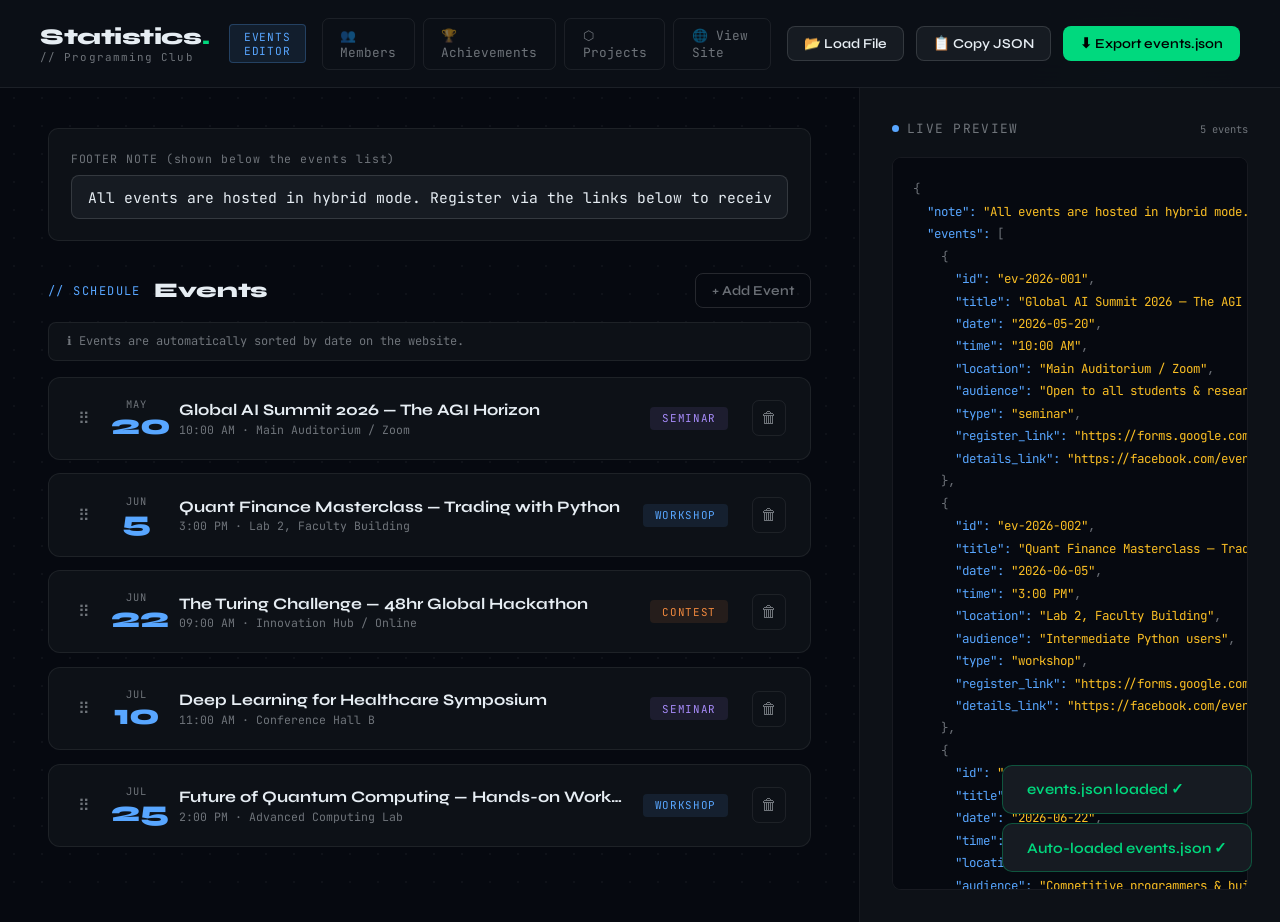
<file: resources/events-editor.html>
<!DOCTYPE html>
<html lang="en">
<head>
  <meta charset="UTF-8">
  <meta name="viewport" content="width=device-width, initial-scale=1.0">
  <title>Events Editor — Statistics Programming Club</title>
  <link rel="preconnect" href="https://fonts.googleapis.com">
  <link rel="preconnect" href="https://fonts.gstatic.com" crossorigin>
  <link href="https://fonts.googleapis.com/css2?family=Syne:wght@400;600;700;800&family=JetBrains+Mono:wght@300;400;500&display=swap" rel="stylesheet">
  <style>
    *, *::before, *::after { box-sizing: border-box; margin: 0; padding: 0; }
    :root {
      --bg:#060910; --s:#0d1117; --s2:#161b22; --s3:#1f2937;
      --b:rgba(255,255,255,.07); --b2:rgba(255,255,255,.13); --b3:rgba(255,255,255,.22);
      --txt:#e6edf3; --mut:rgba(230,237,243,.45);
      --ac:#00d97e; --acd:rgba(0,217,126,.1); --acg:rgba(0,217,126,.25);
      --bl:#58a6ff; --bld:rgba(88,166,255,.1);
      --pu:#a78bfa; --py:#fbbf24;
      --red:#f87171; --redd:rgba(248,113,113,.1);
      --or:#f0883e;
      --fd:'Syne',sans-serif; --fm:'JetBrains Mono',monospace;

      /* Event type colours */
      --col-upcoming: var(--ac);
      --col-workshop: var(--bl);
      --col-contest:  var(--or);
      --col-seminar:  var(--pu);
      --col-other:    var(--ac);
    }
    body { font-family:var(--fd); background:var(--bg); color:var(--txt); min-height:100vh; font-size:16px; }
    body::before { content:''; position:fixed; inset:0; background-image:radial-gradient(circle,rgba(255,255,255,.04) 1px,transparent 1px); background-size:28px 28px; pointer-events:none; z-index:0; }
    .glow { position:fixed; top:-15%; right:-8%; width:500px; height:500px; background:radial-gradient(circle,rgba(88,166,255,.05) 0%,transparent 65%); pointer-events:none; z-index:0; }
    * { position:relative; z-index:1; } .glow { z-index:0; }
    a { color:inherit; text-decoration:none; }

    /* ── TOPBAR ── */
    .topbar { position:sticky; top:0; z-index:100; background:rgba(13,17,23,.92); backdrop-filter:blur(14px); border-bottom:1px solid var(--b); padding:1.1rem 2.5rem; display:flex; align-items:center; justify-content:space-between; gap:1rem; }
    .topbar-left { display:flex; align-items:center; gap:1.25rem; }
    .logo { font-family:var(--fd); font-size:1.4rem; font-weight:800; letter-spacing:-.02em; }
    .logo span { color:var(--ac); }
    .logo-sub { font-family:var(--fm); font-size:.68rem; color:var(--mut); letter-spacing:.1em; }
    .editor-badge { padding:.28rem .85rem; border-radius:4px; background:var(--bld); border:1px solid rgba(88,166,255,.25); font-family:var(--fm); font-size:.7rem; color:var(--bl); letter-spacing:.08em; }
    .topbar-nav { display:flex; gap:.5rem; }
    .nav-link { padding:.45rem 1rem; border-radius:7px; font-family:var(--fm); font-size:.75rem; color:var(--mut); border:1px solid var(--b); transition:all .18s; }
    .nav-link:hover { background:var(--s2); color:var(--txt); border-color:var(--b2); }
    .topbar-actions { display:flex; gap:.75rem; align-items:center; }

    /* ── BUTTONS ── */

    .btn {
      display: inline-flex; align-items: center; gap: .5rem;
      padding: .65rem 1.35rem; border-radius: 8px; font-family: var(--fd);
      font-size: .95rem; font-weight: 600; cursor: pointer; border: 1px solid transparent;
      transition: all .18s ease; white-space: nowrap;
    }
    .btn-primary { background: var(--ac); color: #000; }
    .btn-primary:hover { transform: translateY(-1px); box-shadow: 0 6px 20px var(--acg); }
    .btn-secondary { background: var(--s2); border-color: var(--b2); color: var(--txt); }
    .btn-secondary:hover { background: var(--s3); border-color: var(--b3); }
    .btn-ghost { background: transparent; border-color: var(--b2); color: var(--mut); }
    .btn-ghost:hover { border-color: var(--b3); color: var(--txt); background: var(--s2); }
    .btn-sm { padding: .5rem 1rem; font-size: .85rem; }
    .btn-icon { padding: .5rem; border-radius: 7px; background: transparent; border: 1px solid var(--b); color: var(--mut); cursor: pointer; display: inline-flex; align-items: center; justify-content: center; font-size: 1rem; transition: all .18s; }
    .btn-icon:hover { background: var(--s2); color: var(--txt); border-color: var(--b2); }
    .btn-icon.danger:hover { background: var(--redd); color: var(--red); border-color: rgba(248,113,113,.25); }

    .main { display: grid; grid-template-columns: 1fr 420px; min-height: calc(100vh - 66px); }
    .editor-panel { padding: 2.5rem 3rem; border-right: 1px solid var(--b); overflow-y: auto; }
    .preview-panel { padding: 2rem; background: var(--s); overflow-y: auto; position: sticky; top: 66px; height: calc(100vh - 66px); display: flex; flex-direction: column; gap: 1.25rem; }

    .load-screen { display: flex; align-items: center; justify-content: center; min-height: calc(100vh - 66px); padding: 2rem; }
    .load-card { background: var(--s); border: 1px solid var(--b2); border-radius: 16px; padding: 3.5rem; text-align: center; max-width: 560px; width: 100%; }
    .load-icon { font-size: 3rem; margin-bottom: 1.5rem; }
    .load-card h2 { font-size: 1.75rem; font-weight: 800; margin-bottom: .6rem; }
    .load-card p { color: var(--mut); font-size: 1rem; line-height: 1.7; margin-bottom: 2rem; }
    .dropzone { border: 2px dashed var(--b2); border-radius: 12px; padding: 2.5rem; margin-bottom: 1.5rem; cursor: pointer; transition: border-color .2s, background .2s; font-family: var(--fm); font-size: .9rem; color: var(--mut); }
    .load-divider { display: flex; align-items: center; gap: 1rem; margin: 1.5rem 0; }
    .load-divider::before, .load-divider::after { content: ''; flex: 1; height: 1px; background: var(--b); }
    .load-divider span { font-family: var(--fm); font-size: .75rem; color: var(--mut); }

    .section-title { font-size: 1.3rem; font-weight: 800; letter-spacing: -.01em; margin-bottom: 1.5rem; display: flex; align-items: center; gap: .85rem; }
    .section-title .eyebrow { font-family: var(--fm); font-size: .75rem; letter-spacing: .12em; font-weight: 400; color: var(--bl); }
    .divider { height: 1px; background: var(--b); margin: 2.5rem 0; }

    .field { display: flex; flex-direction: column; gap: .45rem; }
    .field label { font-family: var(--fm); font-size: .72rem; color: var(--mut); letter-spacing: .08em; }
    .field input, .field select, .field textarea { background: var(--s2); border: 1px solid var(--b2); border-radius: 8px; color: var(--txt); font-family: var(--fm); font-size: .92rem; padding: .7rem 1rem; outline: none; transition: border-color .18s; width: 100%; }
    .field textarea { resize: vertical; min-height: 100px; font-family: var(--fd); font-size: .95rem; }
    .field input::placeholder, .field textarea::placeholder { color: var(--mut); opacity: 1; }

    .preview-header { display: flex; align-items: center; justify-content: space-between; flex-shrink: 0; }
    .preview-title { font-family: var(--fm); font-size: .8rem; color: var(--mut); letter-spacing: .1em; display: flex; align-items: center; gap: .5rem; }
    .json-box { flex: 1; background: var(--bg); border: 1px solid var(--b); border-radius: 9px; padding: 1.25rem; overflow: auto; font-family: var(--fm); font-size: .78rem; line-height: 1.8; white-space: pre; color: var(--mut); }

    .toast-wrap { position: fixed; bottom: 1.75rem; right: 1.75rem; z-index: 999; display: flex; flex-direction: column; gap: .6rem; }
    .toast { background: var(--s2); border: 1px solid var(--b2); border-radius: 10px; padding: .9rem 1.5rem; font-size: .92rem; font-weight: 600; display: flex; align-items: center; gap: .65rem; animation: toastIn .3s ease both; max-width: 340px; }
    .empty { text-align: center; padding: 2.5rem 1rem; color: var(--mut); font-family: var(--fm); font-size: .9rem; }
    .empty-icon { font-size: 2rem; margin-bottom: .6rem; }

    ::-webkit-scrollbar { width: 6px; height: 6px; }
    ::-webkit-scrollbar-track { background: transparent; }
    ::-webkit-scrollbar-thumb { background: var(--b2); border-radius: 3px; }

    @media(max-width: 900px) { .main { grid-template-columns: 1fr; } .preview-panel { position: static; height: auto; max-height: 400px; } }

    /* ── NOTE FIELD ── */
    .note-field { background: var(--s); border: 1px solid var(--b); border-radius: 10px; padding: 1.35rem; margin-bottom: 2rem; }
    .note-field label { font-family: var(--fm); font-size: .72rem; color: var(--mut); letter-spacing: .08em; display: block; margin-bottom: .6rem; }
    .note-field input { background: var(--s2); border: 1px solid var(--b2); border-radius: 8px; color: var(--txt); font-family: var(--fm); font-size: .92rem; padding: .7rem 1rem; outline: none; width: 100%; transition: border-color .18s; }

    .sort-notice { font-family: var(--fm); font-size: .75rem; color: var(--mut); margin-bottom: 1rem; padding: .65rem 1.1rem; background: var(--s); border: 1px solid var(--b); border-radius: 8px; }

    /* ── EVENT CARDS ── */
    .ev-list { display: flex; flex-direction: column; gap: .85rem; }
    .ev-card { background: var(--s); border: 1px solid var(--b); border-radius: 12px; overflow: hidden; transition: border-color .18s; }
    .ev-card.open { border-color: var(--b2); }
    .ev-header { display: flex; align-items: center; gap: 1rem; padding: 1.2rem 1.5rem; cursor: pointer; transition: background .15s; user-select: none; }
    .ev-header:hover { background: var(--s2); }
    .ev-hdate { text-align: center; flex-shrink: 0; width: 52px; }
    .ev-hmon { font-family: var(--fm); font-size: .65rem; color: var(--mut); letter-spacing: .1em; }
    .ev-hday { font-size: 1.8rem; font-weight: 800; line-height: 1; color: var(--bl); }
    .ev-hinfo { flex: 1; min-width: 0; }
    .ev-htitle { font-size: 1rem; font-weight: 700; white-space: nowrap; overflow: hidden; text-overflow: ellipsis; }
    .ev-hmeta  { font-family: var(--fm); font-size: .72rem; color: var(--mut); margin-top: .15rem; }
    .ev-type-tag { padding: .28rem .75rem; border-radius: 4px; font-family: var(--fm); font-size: .68rem; letter-spacing: .06em; white-space: nowrap; }
    .tag-upcoming { background: var(--acd); color: var(--ac); }
    .tag-workshop  { background: var(--bld); color: var(--bl); }
    .tag-contest   { background: rgba(240,136,62,.1); color: var(--or); }
    .tag-seminar   { background: rgba(167,139,250,.1); color: var(--pu); }
    .tag-other     { background: var(--acd); color: var(--ac); }
    .ev-body { display: none; padding: .5rem 1.5rem 1.5rem; border-top: 1px solid var(--b); }
    .ev-card.open .ev-body { display: block; }
    .ev-fields { display: grid; grid-template-columns: 1fr 1fr; gap: .85rem; margin-top: 1rem; }
    .ev-fields .full { grid-column: span 2; }
    .field input[type="date"] { color-scheme: dark; }
    .j-key{color:var(--bl)} .j-str{color:var(--py)} .j-bool{color:var(--pu)} .j-num{color:var(--or)} .j-null{color:var(--red)}
    .toast.success { border-color: rgba(0,217,126,.3); color: var(--ac); }
    .toast.error   { border-color: rgba(248,113,113,.3); color: var(--red); }
    @keyframes toastIn { from{opacity:0;transform:translateY(10px)} to{opacity:1;transform:none} }
    @keyframes pulse { 0%,100%{opacity:1;transform:scale(1)} 50%{opacity:.4;transform:scale(.75)} }
    .preview-dot { width: 7px; height: 7px; border-radius: 50%; background: var(--bl); animation: pulse 2s ease infinite; }
    .drag-handle{cursor:grab;color:var(--mut);font-size:1rem;padding:.2rem .3rem;border-radius:4px;transition:color .15s,background .15s;user-select:none;flex-shrink:0;}
    .drag-handle:active{cursor:grabbing;} .drag-handle:hover{color:var(--txt);background:var(--s3);}
    .dragging{opacity:.4;border:1px dashed var(--b3)!important;}
    .topbar-nav { display:flex; gap:.5rem; } .nav-link { padding:.5rem 1.1rem; border-radius:7px; font-family:var(--fm); font-size:.8rem; color:var(--mut); border:1px solid var(--b); transition:all .18s; text-decoration:none; } .nav-link:hover { background:var(--s2); color:var(--txt); border-color:var(--b2); }

  </style>
</head>
<body>
<div class="glow"></div>

<header class="topbar">
  <div class="topbar-left">
    <div>
      <div class="logo" style="cursor:pointer" onclick="location.reload()" title="Click to reload">Statistics<span>.</span></div>
      <div class="logo-sub">// Programming Club</div>
    </div>
    <span class="editor-badge">EVENTS EDITOR</span>
  </div>
  <div class="topbar-nav">
    <a class="nav-link" href="database-editor.html">👥 Members</a>
    <a class="nav-link" href="achievements-editor.html">🏆 Achievements</a>
    <a class="nav-link" href="projects-editor.html">⬡ Projects</a>
    <a class="nav-link" href="../index.html">🌐 View Site</a>
  </div>
  <div class="topbar-actions">
    <button class="btn btn-secondary btn-sm" id="btn-load-new" style="display:none">📂 Load File</button>
    <button class="btn btn-secondary btn-sm" id="btn-copy"     style="display:none">📋 Copy JSON</button>
    <button class="btn btn-primary btn-sm"   id="btn-export"   style="display:none">⬇ Export events.json</button>
  </div>
</header>

<!-- LOAD SCREEN -->
<div class="load-screen" id="load-screen">
  <div class="load-card">
    <div class="load-icon">📅</div>
    <h2>Events Editor</h2>
    <p>Load your <code style="font-family:var(--fm);color:var(--bl)">events.json</code> to start editing, or create a fresh one.</p>
    <div class="dropzone" id="dropzone">
      <div>⬆ Drop events.json here</div>
      <div style="margin-top:.4rem;font-size:.7rem">or click to browse</div>
      <input type="file" id="file-input" accept=".json" style="position:absolute;inset:0;opacity:0;cursor:pointer">
    </div>
    <div class="load-divider"><span>OR</span></div>
    <button class="btn btn-ghost" style="width:100%;justify-content:center" id="btn-new">✦ Start with empty file</button>
  </div>
</div>

<!-- EDITOR -->
<div class="main" id="editor-main" style="display:none">
  <div class="editor-panel">

    <!-- NOTE -->
    <div class="note-field">
      <label>FOOTER NOTE (shown below the events list)</label>
      <input type="text" id="note-input" placeholder="Events are posted to our Facebook group 1 week in advance.">
    </div>

    <!-- EVENTS -->
    <div style="display:flex;align-items:center;justify-content:space-between;margin-bottom:.85rem">
      <div class="section-title" style="margin-bottom:0"><span class="eyebrow">// SCHEDULE</span> Events</div>
      <button class="btn btn-ghost btn-sm" id="btn-add-ev">+ Add Event</button>
    </div>
    <div class="sort-notice">ℹ Events are automatically sorted by date on the website.</div>
    <div class="ev-list" id="ev-list"></div>

  </div>

  <div class="preview-panel">
    <div class="preview-header">
      <div class="preview-title"><span class="preview-dot"></span>LIVE PREVIEW</div>
      <span style="font-family:var(--fm);font-size:.65rem;color:var(--mut)" id="preview-count"></span>
    </div>
    <div class="json-box" id="json-preview"></div>
  </div>
</div>

<div class="toast-wrap" id="toast-wrap"></div>
<input type="file" id="reload-input" accept=".json" style="display:none">

<script>
let DB = null;
const MONTHS = ['JAN','FEB','MAR','APR','MAY','JUN','JUL','AUG','SEP','OCT','NOV','DEC'];
const TYPES  = ['upcoming','workshop','contest','seminar','other'];
const TYPE_LABEL = { upcoming:'UPCOMING', workshop:'WORKSHOP', contest:'CONTEST', seminar:'SEMINAR', other:'EVENT' };
const TYPE_CLASS = { upcoming:'tag-upcoming', workshop:'tag-workshop', contest:'tag-contest', seminar:'tag-seminar', other:'tag-other' };

function toast(msg, type='success') {
  const el = document.createElement('div');
  el.className = `toast ${type}`;
  el.textContent = msg;
  document.getElementById('toast-wrap').appendChild(el);
  setTimeout(() => el.remove(), 3000);
}

function syntaxHL(json) {
  return json.replace(/&/g,'&amp;').replace(/</g,'&lt;').replace(/>/g,'&gt;')
    .replace(/("(\\u[a-zA-Z0-9]{4}|\\[^u]|[^\\"])*"(\s*:)?|\b(true|false|null)\b|-?\d+(?:\.\d*)?(?:[eE][+\-]?\d+)?)/g, m => {
      if (/^"/.test(m)) return /:$/.test(m) ? `<span class="j-key">${m}</span>` : `<span class="j-str">${m}</span>`;
      if (/true|false/.test(m)) return `<span class="j-bool">${m}</span>`;
      if (/null/.test(m)) return `<span class="j-null">${m}</span>`;
      return `<span class="j-num">${m}</span>`;
    });
}

function updatePreview() {
  if (!DB) return;
  document.getElementById('json-preview').innerHTML = syntaxHL(JSON.stringify(DB, null, 2));
  document.getElementById('preview-count').textContent = `${DB.events.length} event${DB.events.length !== 1 ? 's' : ''}`;
}

function dateDisplay(dateStr) {
  if (!dateStr) return { mon:'???', day:'?' };
  const d = new Date(dateStr);
  return { mon: MONTHS[d.getMonth()] || '???', day: d.getDate() || '?' };
}

/* ── RENDER ── */
function renderAll() {
  document.getElementById('note-input').value = DB.note || '';
  renderEvents();
  updatePreview();
}

function renderEvents() {
  const list = document.getElementById('ev-list');
  list.innerHTML = '';
  if (!DB.events.length) {
    list.innerHTML = `<div class="empty"><div class="empty-icon">📭</div>No events yet. Add one above.</div>`;
    return;
  }
  DB.events.forEach((ev, i) => list.appendChild(buildEvCard(ev, i)));
  initDragSort(list, () => DB.events, () => { renderEvents(); updatePreview(); });
}

function buildEvCard(ev, i) {
  const { mon, day } = dateDisplay(ev.date);
  const tag = ev.type || 'upcoming';
  const card = document.createElement('div');
  card.className = 'ev-card';
  card.setAttribute('draggable','true'); card.dataset.idx = i;
  card.innerHTML = `
    <div class="ev-header">
      <div class="drag-handle" title="Drag to reorder">⠿</div><div class="ev-hdate"><div class="ev-hmon">${mon}</div><div class="ev-hday">${day}</div></div>
      <div class="ev-hinfo">
        <div class="ev-htitle">${ev.title}</div>
        <div class="ev-hmeta">${ev.time || ''} · ${ev.location || ''}</div>
      </div>
      <span class="ev-type-tag ${TYPE_CLASS[tag]}">${TYPE_LABEL[tag]}</span>
      <div style="display:flex;gap:.4rem;margin-left:.5rem;flex-shrink:0">
        <button class="btn-icon danger" data-action="del">🗑</button>
      </div>
    </div>
    <div class="ev-body">
      <div class="ev-fields">
        <div class="field full"><label>TITLE</label><input type="text" data-f="title" value="${esc(ev.title)}" placeholder="Workshop — Python Basics"></div>
        <div class="field"><label>DATE</label><input type="date" data-f="date" value="${esc(ev.date)}"></div>
        <div class="field"><label>TYPE</label>
          <select data-f="type">
            ${TYPES.map(t => `<option value="${t}" ${ev.type===t?'selected':''}>${t.charAt(0).toUpperCase()+t.slice(1)}</option>`).join('')}
          </select>
        </div>
        <div class="field"><label>TIME</label><input type="text" data-f="time" value="${esc(ev.time)}" placeholder="2:00 PM"></div>
        <div class="field"><label>AUDIENCE</label><input type="text" data-f="audience" value="${esc(ev.audience)}" placeholder="Open to all"></div>
        <div class="field full"><label>LOCATION</label><input type="text" data-f="location" value="${esc(ev.location)}" placeholder="Room 301, Statistics Building"></div>
        <div class="field full"><label>UNIQUE ID (slug)</label><input type="text" data-f="id" value="${esc(ev.id)}" placeholder="ev-001"></div>
        <div class="field full"><label>REGISTER LINK (optional — shown as Register button)</label><input type="text" data-f="register_link" value="${esc(ev.register_link)}" placeholder="https://forms.google.com/..."></div>
        <div class="field full"><label>DETAILS LINK (optional — Facebook/LinkedIn event page)</label><input type="text" data-f="details_link" value="${esc(ev.details_link)}" placeholder="https://facebook.com/events/..."></div>
      </div>
    </div>`;

  card.querySelector('.ev-header').addEventListener('click', e => {
    if (e.target.closest('[data-action]') || e.target.closest('.ev-type-tag')) return;
    card.classList.toggle('open');
  });

  card.querySelectorAll('[data-f]').forEach(el => {
    el.addEventListener('input', e => {
      DB.events[i][e.target.dataset.f] = e.target.value;
      /* refresh header */
      const { mon: m, day: d } = dateDisplay(DB.events[i].date);
      card.querySelector('.ev-hmon').textContent = m;
      card.querySelector('.ev-hday').textContent = d;
      card.querySelector('.ev-htitle').textContent = DB.events[i].title;
      card.querySelector('.ev-hmeta').textContent  = `${DB.events[i].time || ''} · ${DB.events[i].location || ''}`;
      const t2 = DB.events[i].type || 'upcoming';
      const tagEl = card.querySelector('.ev-type-tag');
      tagEl.className = `ev-type-tag ${TYPE_CLASS[t2]}`;
      tagEl.textContent = TYPE_LABEL[t2];
      updatePreview();
    });
  });

  card.querySelector('[data-action="del"]').addEventListener('click', e => {
    e.stopPropagation();
    if (!confirm(`Delete "${ev.title}"?`)) return;
    DB.events.splice(i, 1); renderAll(); toast('Event removed', 'error');
  });

  return card;
}

/* ── NOTE ── */
document.getElementById('note-input').addEventListener('input', e => {
  DB.note = e.target.value; updatePreview();
});

/* ── ADD ── */
document.getElementById('btn-add-ev').addEventListener('click', () => {
  const today = new Date().toISOString().slice(0, 10);
  const newEv = { id:`ev-${Date.now()}`, title:'New Event', date:today, time:'', location:'', audience:'Open to all', type:'upcoming' };
  DB.events.push(newEv);
  const i = DB.events.length - 1;
  const card = buildEvCard(newEv, i);
  card.classList.add('open');
  const list = document.getElementById('ev-list');
  if (list.querySelector('.empty')) list.innerHTML = '';
  list.appendChild(card);
  card.scrollIntoView({ behavior:'smooth', block:'nearest' });
  updatePreview(); toast('Event added');
});

/* ── LOAD ── */
function emptyDB() { return { note:'', events:[] }; }

function loadDB(data) {
  DB = data;
  document.getElementById('load-screen').style.display = 'none';
  document.getElementById('editor-main').style.display = 'grid';
  ['btn-load-new','btn-copy','btn-export'].forEach(id => document.getElementById(id).style.display = 'flex');
  renderAll();
  toast('events.json loaded ✓');
}

function parseAndLoad(file) {
  const r = new FileReader();
  r.onload = e => {
    try {
      const d = JSON.parse(e.target.result);
      if (!d.events || !Array.isArray(d.events)) throw new Error();
      loadDB(d);
    } catch { toast('Invalid events.json', 'error'); }
  };
  r.readAsText(file);
}

const dropzone = document.getElementById('dropzone');
const fileInput = document.getElementById('file-input');
dropzone.addEventListener('dragover', e => { e.preventDefault(); dropzone.classList.add('drag'); });
dropzone.addEventListener('dragleave', () => dropzone.classList.remove('drag'));
dropzone.addEventListener('drop', e => { e.preventDefault(); dropzone.classList.remove('drag'); if (e.dataTransfer.files[0]) parseAndLoad(e.dataTransfer.files[0]); });
fileInput.addEventListener('change', e => { if (e.target.files[0]) parseAndLoad(e.target.files[0]); });
document.getElementById('btn-new').addEventListener('click', () => loadDB(emptyDB()));
document.getElementById('btn-load-new').addEventListener('click', () => document.getElementById('reload-input').click());
document.getElementById('reload-input').addEventListener('change', e => { if (e.target.files[0]) parseAndLoad(e.target.files[0]); });

/* ── EXPORT ── */
document.getElementById('btn-export').addEventListener('click', () => {
  const a = document.createElement('a');
  a.href = URL.createObjectURL(new Blob([JSON.stringify(DB, null, 2)], {type:'application/json'}));
  a.download = 'events.json'; a.click();
  toast('events.json exported ✓');
});
document.getElementById('btn-copy').addEventListener('click', () => {
  navigator.clipboard.writeText(JSON.stringify(DB, null, 2))
    .then(() => toast('Copied to clipboard ✓'))
    .catch(() => toast('Copy failed', 'error'));
});


/* ── Drag-and-drop to reorder ── */
function initDragSort(listEl, getArray, onReorder) {
  let dragged = null;
  listEl.addEventListener('dragstart', e => {
    dragged = e.target.closest('[draggable]');
    if (dragged) dragged.classList.add('dragging');
  });
  listEl.addEventListener('dragend', () => {
    if (dragged) dragged.classList.remove('dragging');
    dragged = null;
  });
  listEl.addEventListener('dragover', e => {
    e.preventDefault();
    const over = e.target.closest('[draggable]');
    if (!over || over === dragged) return;
    const items = [...listEl.querySelectorAll('[draggable]')];
    const iDragged = items.indexOf(dragged);
    const iOver    = items.indexOf(over);
    if (iDragged < iOver) listEl.insertBefore(dragged, over.nextSibling);
    else listEl.insertBefore(dragged, over);
  });
  listEl.addEventListener('drop', () => {
    const items  = [...listEl.querySelectorAll('[draggable]')];
    const arr    = getArray();
    const sorted = items.map(el => arr[parseInt(el.dataset.idx)]);
    sorted.forEach((item, i) => { arr[i] = item; });
    onReorder();
  });
}

function esc(s) { return (s||'').replace(/"/g,'&quot;').replace(/</g,'&lt;').replace(/>/g,'&gt;'); }

/* Auto-load */
fetch('events.json')
  .then(r => { if (!r.ok) throw new Error(); return r.json(); })
  .then(d => { loadDB(d); toast('Auto-loaded events.json ✓'); })
  .catch(() => {});
</script>
</body>
</html>
</file>
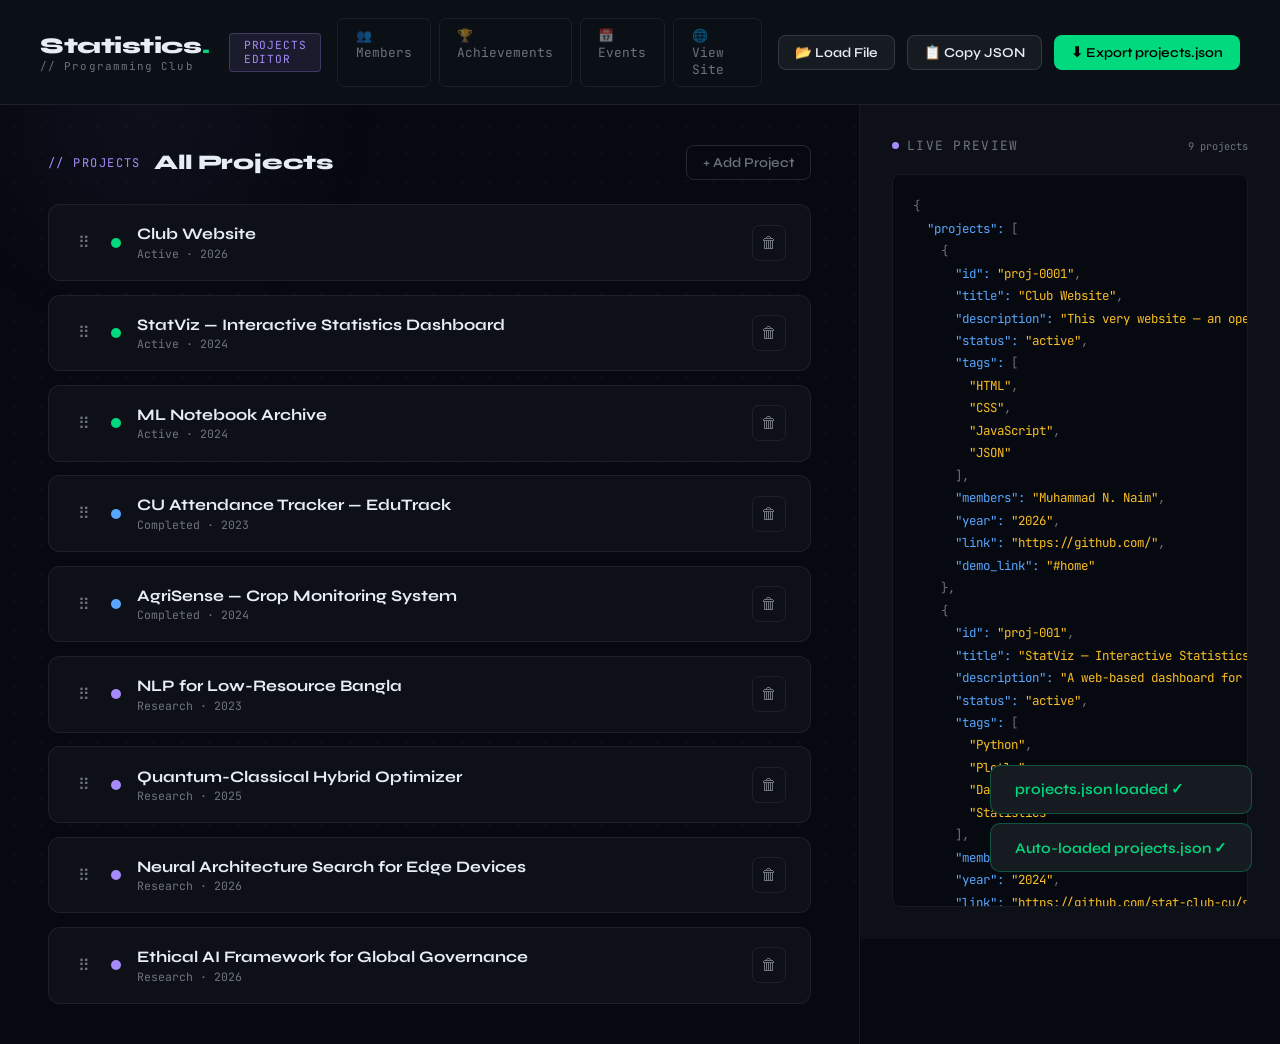
<file: resources/projects-editor.html>
<!DOCTYPE html>
<html lang="en">
<head>
  <meta charset="UTF-8">
  <meta name="viewport" content="width=device-width, initial-scale=1.0">
  <title>Projects Editor — Statistics Programming Club</title>
  <link rel="preconnect" href="https://fonts.googleapis.com">
  <link rel="preconnect" href="https://fonts.gstatic.com" crossorigin>
  <link href="https://fonts.googleapis.com/css2?family=Syne:wght@400;600;700;800&family=JetBrains+Mono:wght@300;400;500&display=swap" rel="stylesheet">
  <style>
    *, *::before, *::after { box-sizing: border-box; margin: 0; padding: 0; }
    :root {
      --bg:#060910; --s:#0d1117; --s2:#161b22; --s3:#1f2937;
      --b:rgba(255,255,255,.07); --b2:rgba(255,255,255,.13); --b3:rgba(255,255,255,.22);
      --txt:#e6edf3; --mut:rgba(230,237,243,.45);
      --ac:#00d97e; --acd:rgba(0,217,126,.1); --acg:rgba(0,217,126,.25);
      --bl:#58a6ff; --bld:rgba(88,166,255,.1);
      --pu:#a78bfa; --pud:rgba(167,139,250,.1);
      --py:#fbbf24; --red:#f87171; --redd:rgba(248,113,113,.1); --or:#f0883e;
      --fd:'Syne',sans-serif; --fm:'JetBrains Mono',monospace;
    }
    body { font-family:var(--fd); background:var(--bg); color:var(--txt); min-height:100vh; font-size:16px; }
    body::before { content:''; position:fixed; inset:0; background-image:radial-gradient(circle,rgba(255,255,255,.04) 1px,transparent 1px); background-size:28px 28px; pointer-events:none; z-index:0; }
    .glow { position:fixed; top:-15%; left:-8%; width:500px; height:500px; background:radial-gradient(circle,rgba(167,139,250,.05) 0%,transparent 65%); pointer-events:none; z-index:0; }
    * { position:relative; z-index:1; } .glow { z-index:0; }
    a { color:inherit; text-decoration:none; }

    .topbar { position:sticky; top:0; z-index:100; background:rgba(13,17,23,.92); backdrop-filter:blur(14px); border-bottom:1px solid var(--b); padding:1.1rem 2.5rem; display:flex; align-items:center; justify-content:space-between; gap:1rem; }
    .topbar-left { display:flex; align-items:center; gap:1.25rem; }
    .logo { font-family:var(--fd); font-size:1.4rem; font-weight:800; letter-spacing:-.02em; }
    .logo span { color:var(--ac); }
    .logo-sub { font-family:var(--fm); font-size:.68rem; color:var(--mut); letter-spacing:.1em; }
    .editor-badge { padding:.28rem .85rem; border-radius:4px; background:var(--pud); border:1px solid rgba(167,139,250,.25); font-family:var(--fm); font-size:.7rem; color:var(--pu); letter-spacing:.08em; }
    .topbar-nav { display:flex; gap:.5rem; }
    .nav-link { padding:.45rem 1rem; border-radius:7px; font-family:var(--fm); font-size:.75rem; color:var(--mut); border:1px solid var(--b); transition:all .18s; }
    .nav-link:hover { background:var(--s2); color:var(--txt); border-color:var(--b2); }
    .topbar-actions { display:flex; gap:.75rem; align-items:center; }


    .btn {
      display: inline-flex; align-items: center; gap: .5rem;
      padding: .65rem 1.35rem; border-radius: 8px; font-family: var(--fd);
      font-size: .95rem; font-weight: 600; cursor: pointer; border: 1px solid transparent;
      transition: all .18s ease; white-space: nowrap;
    }
    .btn-primary { background: var(--ac); color: #000; }
    .btn-primary:hover { transform: translateY(-1px); box-shadow: 0 6px 20px var(--acg); }
    .btn-secondary { background: var(--s2); border-color: var(--b2); color: var(--txt); }
    .btn-secondary:hover { background: var(--s3); border-color: var(--b3); }
    .btn-ghost { background: transparent; border-color: var(--b2); color: var(--mut); }
    .btn-ghost:hover { border-color: var(--b3); color: var(--txt); background: var(--s2); }
    .btn-sm { padding: .5rem 1rem; font-size: .85rem; }
    .btn-icon { padding: .5rem; border-radius: 7px; background: transparent; border: 1px solid var(--b); color: var(--mut); cursor: pointer; display: inline-flex; align-items: center; justify-content: center; font-size: 1rem; transition: all .18s; }
    .btn-icon:hover { background: var(--s2); color: var(--txt); border-color: var(--b2); }
    .btn-icon.danger:hover { background: var(--redd); color: var(--red); border-color: rgba(248,113,113,.25); }

    .main { display: grid; grid-template-columns: 1fr 420px; min-height: calc(100vh - 66px); }
    .editor-panel { padding: 2.5rem 3rem; border-right: 1px solid var(--b); overflow-y: auto; }
    .preview-panel { padding: 2rem; background: var(--s); overflow-y: auto; position: sticky; top: 66px; height: calc(100vh - 66px); display: flex; flex-direction: column; gap: 1.25rem; }

    .load-screen { display: flex; align-items: center; justify-content: center; min-height: calc(100vh - 66px); padding: 2rem; }
    .load-card { background: var(--s); border: 1px solid var(--b2); border-radius: 16px; padding: 3.5rem; text-align: center; max-width: 560px; width: 100%; }
    .load-icon { font-size: 3rem; margin-bottom: 1.5rem; }
    .load-card h2 { font-size: 1.75rem; font-weight: 800; margin-bottom: .6rem; }
    .load-card p { color: var(--mut); font-size: 1rem; line-height: 1.7; margin-bottom: 2rem; }
    .dropzone { border: 2px dashed var(--b2); border-radius: 12px; padding: 2.5rem; margin-bottom: 1.5rem; cursor: pointer; transition: border-color .2s, background .2s; font-family: var(--fm); font-size: .9rem; color: var(--mut); }
    .load-divider { display: flex; align-items: center; gap: 1rem; margin: 1.5rem 0; }
    .load-divider::before, .load-divider::after { content: ''; flex: 1; height: 1px; background: var(--b); }
    .load-divider span { font-family: var(--fm); font-size: .75rem; color: var(--mut); }

    .section-title { font-size: 1.3rem; font-weight: 800; letter-spacing: -.01em; margin-bottom: 1.5rem; display: flex; align-items: center; gap: .85rem; }
    .section-title .eyebrow { font-family: var(--fm); font-size: .75rem; letter-spacing: .12em; font-weight: 400; color: var(--pu); }
    .divider { height: 1px; background: var(--b); margin: 2.5rem 0; }

    .field { display: flex; flex-direction: column; gap: .45rem; }
    .field label { font-family: var(--fm); font-size: .72rem; color: var(--mut); letter-spacing: .08em; }
    .field input, .field select, .field textarea { background: var(--s2); border: 1px solid var(--b2); border-radius: 8px; color: var(--txt); font-family: var(--fm); font-size: .92rem; padding: .7rem 1rem; outline: none; transition: border-color .18s; width: 100%; }
    .field textarea { resize: vertical; min-height: 100px; font-family: var(--fd); font-size: .95rem; }
    .field input::placeholder, .field textarea::placeholder { color: var(--mut); opacity: 1; }

    .preview-header { display: flex; align-items: center; justify-content: space-between; flex-shrink: 0; }
    .preview-title { font-family: var(--fm); font-size: .8rem; color: var(--mut); letter-spacing: .1em; display: flex; align-items: center; gap: .5rem; }
    .json-box { flex: 1; background: var(--bg); border: 1px solid var(--b); border-radius: 9px; padding: 1.25rem; overflow: auto; font-family: var(--fm); font-size: .78rem; line-height: 1.8; white-space: pre; color: var(--mut); }

    .toast-wrap { position: fixed; bottom: 1.75rem; right: 1.75rem; z-index: 999; display: flex; flex-direction: column; gap: .6rem; }
    .toast { background: var(--s2); border: 1px solid var(--b2); border-radius: 10px; padding: .9rem 1.5rem; font-size: .92rem; font-weight: 600; display: flex; align-items: center; gap: .65rem; animation: toastIn .3s ease both; max-width: 340px; }
    .empty { text-align: center; padding: 2.5rem 1rem; color: var(--mut); font-family: var(--fm); font-size: .9rem; }
    .empty-icon { font-size: 2rem; margin-bottom: .6rem; }

    ::-webkit-scrollbar { width: 6px; height: 6px; }
    ::-webkit-scrollbar-track { background: transparent; }
    ::-webkit-scrollbar-thumb { background: var(--b2); border-radius: 3px; }

    @media(max-width: 900px) { .main { grid-template-columns: 1fr; } .preview-panel { position: static; height: auto; max-height: 400px; } }

    /* ── PROJECT CARDS ── */
    .proj-list { display: flex; flex-direction: column; gap: .85rem; }
    .proj-card-edit { background: var(--s); border: 1px solid var(--b); border-radius: 12px; overflow: hidden; transition: border-color .18s; }
    .proj-card-edit.open { border-color: var(--b2); }
    .pc-header { display: flex; align-items: center; gap: 1rem; padding: 1.2rem 1.5rem; cursor: pointer; transition: background .15s; user-select: none; }
    .pc-header:hover { background: var(--s2); }
    .pc-status-dot { width: 10px; height: 10px; border-radius: 50%; flex-shrink: 0; }
    .dot-active    { background: var(--ac); }
    .dot-completed { background: var(--bl); }
    .dot-archived  { background: var(--mut); }
    .dot-research  { background: var(--pu); }
    .pc-info { flex: 1; min-width: 0; }
    .pc-title { font-size: 1rem; font-weight: 700; white-space: nowrap; overflow: hidden; text-overflow: ellipsis; }
    .pc-meta  { font-family: var(--fm); font-size: .72rem; color: var(--mut); margin-top: .15rem; }
    .pc-body { display: none; padding: .5rem 1.5rem 1.5rem; border-top: 1px solid var(--b); }
    .proj-card-edit.open .pc-body { display: block; }
    .pc-fields { display: grid; grid-template-columns: 1fr 1fr; gap: .85rem; margin-top: 1rem; }
    .pc-fields .full { grid-column: span 2; }
    .tags-hint { font-family: var(--fm); font-size: .68rem; color: var(--mut); margin-top: .3rem; }
    .j-key{color:var(--bl)} .j-str{color:var(--py)} .j-bool{color:var(--pu)} .j-num{color:var(--or)} .j-null{color:var(--red)}
    .toast.success { border-color: rgba(0,217,126,.3); color: var(--ac); }
    .toast.error   { border-color: rgba(248,113,113,.3); color: var(--red); }
    @keyframes toastIn { from{opacity:0;transform:translateY(10px)} to{opacity:1;transform:none} }
    @keyframes pulse { 0%,100%{opacity:1;transform:scale(1)} 50%{opacity:.4;transform:scale(.75)} }
    .preview-dot { width: 7px; height: 7px; border-radius: 50%; background: var(--pu); animation: pulse 2s ease infinite; }
    .drag-handle{cursor:grab;color:var(--mut);font-size:1rem;padding:.2rem .3rem;border-radius:4px;transition:color .15s,background .15s;user-select:none;flex-shrink:0;}
    .drag-handle:active{cursor:grabbing;} .drag-handle:hover{color:var(--txt);background:var(--s3);}
    .dragging{opacity:.4;border:1px dashed var(--b3)!important;}
    .topbar-nav { display:flex; gap:.5rem; } .nav-link { padding:.5rem 1.1rem; border-radius:7px; font-family:var(--fm); font-size:.8rem; color:var(--mut); border:1px solid var(--b); transition:all .18s; text-decoration:none; } .nav-link:hover { background:var(--s2); color:var(--txt); border-color:var(--b2); }

  </style>
</head>
<body>
<div class="glow"></div>

<header class="topbar">
  <div class="topbar-left">
    <div><div class="logo" style="cursor:pointer" onclick="location.reload()" title="Click to reload">Statistics<span>.</span></div><div class="logo-sub">// Programming Club</div></div>
    <span class="editor-badge">PROJECTS EDITOR</span>
  </div>
  <div class="topbar-nav">
    <a class="nav-link" href="database-editor.html">👥 Members</a>
    <a class="nav-link" href="achievements-editor.html">🏆 Achievements</a>
    <a class="nav-link" href="events-editor.html">📅 Events</a>
    <a class="nav-link" href="../index.html">🌐 View Site</a>
  </div>
  <div class="topbar-actions">
    <button class="btn btn-secondary btn-sm" id="btn-load-new" style="display:none">📂 Load File</button>
    <button class="btn btn-secondary btn-sm" id="btn-copy"     style="display:none">📋 Copy JSON</button>
    <button class="btn btn-primary btn-sm"   id="btn-export"   style="display:none">⬇ Export projects.json</button>
  </div>
</header>

<div class="load-screen" id="load-screen">
  <div class="load-card">
    <div class="load-icon">⬡</div>
    <h2>Projects Editor</h2>
    <p>Load your <code style="font-family:var(--fm);color:var(--pu)">projects.json</code> to start editing, or create a fresh one.</p>
    <div class="dropzone" id="dropzone">
      <div>⬆ Drop projects.json here</div>
      <div style="margin-top:.4rem;font-size:.7rem">or click to browse</div>
      <input type="file" id="file-input" accept=".json" style="position:absolute;inset:0;opacity:0;cursor:pointer">
    </div>
    <div class="load-divider"><span>OR</span></div>
    <button class="btn btn-ghost" style="width:100%;justify-content:center" id="btn-new">✦ Start with empty file</button>
  </div>
</div>

<div class="main" id="editor-main" style="display:none">
  <div class="editor-panel">
    <div style="display:flex;align-items:center;justify-content:space-between;margin-bottom:1.5rem">
      <div class="section-title" style="margin-bottom:0"><span class="eyebrow">// PROJECTS</span> All Projects</div>
      <button class="btn btn-ghost btn-sm" id="btn-add">+ Add Project</button>
    </div>
    <div class="proj-list" id="proj-list"></div>
  </div>

  <div class="preview-panel">
    <div class="preview-header">
      <div class="preview-title"><span class="preview-dot"></span>LIVE PREVIEW</div>
      <span style="font-family:var(--fm);font-size:.65rem;color:var(--mut)" id="preview-count"></span>
    </div>
    <div class="json-box" id="json-preview"></div>
  </div>
</div>

<div class="toast-wrap" id="toast-wrap"></div>
<input type="file" id="reload-input" accept=".json" style="display:none">

<script>
let DB = null;
const STATUSES = ['active','completed','archived','research'];
const STATUS_DOT = { active:'dot-active', completed:'dot-completed', archived:'dot-archived', research:'dot-research' };
const STATUS_LABEL = { active:'Active', completed:'Completed', archived:'Archived', research:'Research' };

function toast(msg, type='success') {
  const el = document.createElement('div');
  el.className = `toast ${type}`;
  el.textContent = msg;
  document.getElementById('toast-wrap').appendChild(el);
  setTimeout(() => el.remove(), 3000);
}

function syntaxHL(json) {
  return json.replace(/&/g,'&amp;').replace(/</g,'&lt;').replace(/>/g,'&gt;')
    .replace(/("(\\u[a-zA-Z0-9]{4}|\\[^u]|[^\\"])*"(\s*:)?|\b(true|false|null)\b|-?\d+(?:\.\d*)?(?:[eE][+\-]?\d+)?)/g, m => {
      if (/^"/.test(m)) return /:$/.test(m) ? `<span class="j-key">${m}</span>` : `<span class="j-str">${m}</span>`;
      if (/true|false/.test(m)) return `<span class="j-bool">${m}</span>`;
      if (/null/.test(m)) return `<span class="j-null">${m}</span>`;
      return `<span class="j-num">${m}</span>`;
    });
}

function updatePreview() {
  if (!DB) return;
  document.getElementById('json-preview').innerHTML = syntaxHL(JSON.stringify(DB, null, 2));
  document.getElementById('preview-count').textContent = `${DB.projects.length} project${DB.projects.length !== 1 ? 's' : ''}`;
}

function renderAll() { renderProjects(); updatePreview(); }

function renderProjects() {
  const list = document.getElementById('proj-list');
  list.innerHTML = '';
  if (!DB.projects.length) {
    list.innerHTML = `<div class="empty"><div class="empty-icon">⬡</div>No projects yet.</div>`;
    return;
  }
  DB.projects.forEach((p, i) => list.appendChild(buildCard(p, i)));
  initDragSort(list, () => DB.projects, () => { renderProjects(); updatePreview(); });
}

function buildCard(p, i) {
  const card = document.createElement('div');
  card.className = 'proj-card-edit';
  const dotCls = STATUS_DOT[p.status] || 'dot-active';
  const tagsStr = Array.isArray(p.tags) ? p.tags.join(', ') : (p.tags || '');

  card.setAttribute('draggable','true'); card.dataset.idx = i;
  card.innerHTML = `
    <div class="pc-header">
      <div class="drag-handle" title="Drag to reorder">⠿</div><div class="pc-status-dot ${dotCls}"></div>
      <div class="pc-info">
        <div class="pc-title">${p.title}</div>
        <div class="pc-meta">${STATUS_LABEL[p.status] || 'Active'} · ${p.year || ''}</div>
      </div>
      <div style="display:flex;gap:.4rem;flex-shrink:0">
        <button class="btn-icon danger" data-action="del">🗑</button>
      </div>
    </div>
    <div class="pc-body">
      <div class="pc-fields">
        <div class="field full"><label>TITLE</label><input type="text" data-f="title" value="${esc(p.title)}" placeholder="Project Name"></div>
        <div class="field full"><label>DESCRIPTION</label><textarea data-f="description" placeholder="What does this project do?">${esc(p.description)}</textarea></div>
        <div class="field"><label>STATUS</label>
          <select data-f="status">
            ${STATUSES.map(s => `<option value="${s}" ${p.status===s?'selected':''}>${STATUS_LABEL[s]}</option>`).join('')}
          </select>
        </div>
        <div class="field"><label>YEAR</label><input type="text" data-f="year" value="${esc(p.year)}" placeholder="2024"></div>
        <div class="field full">
          <label>TAGS (comma-separated)</label>
          <input type="text" data-f="tags" value="${esc(tagsStr)}" placeholder="Python, Flask, ML">
          <span class="tags-hint">Separate tags with commas. They are stored as an array.</span>
        </div>
        <div class="field full"><label>TEAM MEMBERS</label><input type="text" data-f="members" value="${esc(p.members)}" placeholder="Name A, Name B"></div>
        <div class="field full"><label>REPO / LINK URL</label><input type="text" data-f="link" value="${esc(p.link)}" placeholder="https://github.com/..."></div>
        <div class="field full"><label>DEMO / WEB INTERFACE / DOI LINK (optional)</label><input type="text" data-f="demo_link" value="${esc(p.demo_link)}" placeholder="https://statviz.example.com or https://doi.org/..."></div>
        <div class="field full"><label>UNIQUE ID</label><input type="text" data-f="id" value="${esc(p.id)}" placeholder="proj-001"></div>
      </div>
    </div>`;

  card.querySelector('.pc-header').addEventListener('click', e => {
    if (e.target.closest('[data-action]')) return;
    card.classList.toggle('open');
  });

  card.querySelectorAll('[data-f]').forEach(el => {
    el.addEventListener('input', e => {
      const f = e.target.dataset.f;
      let val = e.target.value;
      /* tags: split on comma */
      if (f === 'tags') val = val.split(',').map(t => t.trim()).filter(Boolean);
      DB.projects[i][f] = val;
      /* refresh header */
      card.querySelector('.pc-title').textContent = DB.projects[i].title;
      card.querySelector('.pc-meta').textContent  = `${STATUS_LABEL[DB.projects[i].status] || 'Active'} · ${DB.projects[i].year || ''}`;
      const dot = card.querySelector('.pc-status-dot');
      dot.className = `pc-status-dot ${STATUS_DOT[DB.projects[i].status] || 'dot-active'}`;
      updatePreview();
    });
  });

  card.querySelector('[data-action="del"]').addEventListener('click', e => {
    e.stopPropagation();
    if (!confirm(`Delete "${p.title}"?`)) return;
    DB.projects.splice(i, 1); renderAll(); toast('Project removed', 'error');
  });

  return card;
}

document.getElementById('btn-add').addEventListener('click', () => {
  const newP = { id:`proj-${Date.now()}`, title:'New Project', description:'', status:'active', tags:[], members:'', year:new Date().getFullYear().toString(), link:'' };
  DB.projects.push(newP);
  const card = buildCard(newP, DB.projects.length - 1);
  card.classList.add('open');
  const list = document.getElementById('proj-list');
  if (list.querySelector('.empty')) list.innerHTML = '';
  list.appendChild(card);
  card.scrollIntoView({ behavior:'smooth', block:'nearest' });
  updatePreview(); toast('Project added');
});

function emptyDB() { return { projects:[] }; }

function loadDB(data) {
  DB = data;
  document.getElementById('load-screen').style.display = 'none';
  document.getElementById('editor-main').style.display = 'grid';
  ['btn-load-new','btn-copy','btn-export'].forEach(id => document.getElementById(id).style.display = 'flex');
  renderAll(); toast('projects.json loaded ✓');
}

function parseAndLoad(file) {
  const r = new FileReader();
  r.onload = e => {
    try {
      const d = JSON.parse(e.target.result);
      if (!d.projects || !Array.isArray(d.projects)) throw new Error();
      loadDB(d);
    } catch { toast('Invalid projects.json', 'error'); }
  };
  r.readAsText(file);
}

const dropzone = document.getElementById('dropzone');
const fileInput = document.getElementById('file-input');
dropzone.addEventListener('dragover', e => { e.preventDefault(); dropzone.classList.add('drag'); });
dropzone.addEventListener('dragleave', () => dropzone.classList.remove('drag'));
dropzone.addEventListener('drop', e => { e.preventDefault(); dropzone.classList.remove('drag'); if (e.dataTransfer.files[0]) parseAndLoad(e.dataTransfer.files[0]); });
fileInput.addEventListener('change', e => { if (e.target.files[0]) parseAndLoad(e.target.files[0]); });
document.getElementById('btn-new').addEventListener('click', () => loadDB(emptyDB()));
document.getElementById('btn-load-new').addEventListener('click', () => document.getElementById('reload-input').click());
document.getElementById('reload-input').addEventListener('change', e => { if (e.target.files[0]) parseAndLoad(e.target.files[0]); });

document.getElementById('btn-export').addEventListener('click', () => {
  const a = document.createElement('a');
  a.href = URL.createObjectURL(new Blob([JSON.stringify(DB, null, 2)], {type:'application/json'}));
  a.download = 'projects.json'; a.click();
  toast('projects.json exported ✓');
});
document.getElementById('btn-copy').addEventListener('click', () => {
  navigator.clipboard.writeText(JSON.stringify(DB, null, 2))
    .then(() => toast('Copied ✓'))
    .catch(() => toast('Copy failed', 'error'));
});


/* ── Drag-and-drop to reorder ── */
function initDragSort(listEl, getArray, onReorder) {
  let dragged = null;
  listEl.addEventListener('dragstart', e => {
    dragged = e.target.closest('[draggable]');
    if (dragged) dragged.classList.add('dragging');
  });
  listEl.addEventListener('dragend', () => {
    if (dragged) dragged.classList.remove('dragging');
    dragged = null;
  });
  listEl.addEventListener('dragover', e => {
    e.preventDefault();
    const over = e.target.closest('[draggable]');
    if (!over || over === dragged) return;
    const items = [...listEl.querySelectorAll('[draggable]')];
    const iDragged = items.indexOf(dragged);
    const iOver    = items.indexOf(over);
    if (iDragged < iOver) listEl.insertBefore(dragged, over.nextSibling);
    else listEl.insertBefore(dragged, over);
  });
  listEl.addEventListener('drop', () => {
    const items  = [...listEl.querySelectorAll('[draggable]')];
    const arr    = getArray();
    const sorted = items.map(el => arr[parseInt(el.dataset.idx)]);
    sorted.forEach((item, i) => { arr[i] = item; });
    onReorder();
  });
}

function esc(s) {
  if (Array.isArray(s)) s = s.join(', ');
  return (s||'').replace(/"/g,'&quot;').replace(/</g,'&lt;').replace(/>/g,'&gt;');
}

/* Auto-load from parent directory since editor lives in resources/ */
fetch('projects.json')
  .then(r => { if (!r.ok) throw new Error(); return r.json(); })
  .then(d => { loadDB(d); toast('Auto-loaded projects.json ✓'); })
  .catch(() => {});
</script>
</body>
</html>
</file>
<file: style.css>
/* ── Space Mono ── */
@font-face {
  font-family: 'SpaceMono';
  src: url('fonts/SpaceMono-Regular.ttf') format('truetype');
  font-weight: 400;
}
@font-face {
  font-family: 'SpaceMono';
  src: url('fonts/SpaceMono-Bold.ttf') format('truetype');
  font-weight: 700;
}


/* ── Syne ── */
@font-face {
  font-family: 'Syne';
  src: url('fonts/Syne-VariableFont_wght.ttf') format('truetype');
  font-weight: 700;
}

/* ── RESET & VARIABLES ── */
*,*::before,*::after{box-sizing:border-box;margin:0;padding:0}

:root{
  --bg:#060910;--surface:#0d1117;--s2:#161b22;
  --b:rgba(255,255,255,.07);--b2:rgba(255,255,255,.13);
  --txt:#e6edf3;--mut:rgba(230, 237, 243, 0.8);
  --ac:#00d97e;--acd:rgba(0,217,126,.08);--acg:rgba(0,217,126,.22);
  --bl:#58a6ff;--bld:rgba(88,166,255,.1);--or:#f0883e;
  --pu:#a78bfa;--pud:rgba(167,139,250,.1);--py:#fbbf24;--rp:#3b79f5;
  --icon-bg:var(--txt);
  --icon-txt:var(--bg);
  --btn-txt:#000;--repo-bg:#00d97e;--demo-bg:#9f80fe;
  --toggle-shadow: 0 10px 30px rgba(0,0,0,0.6), 0 0 15px rgba(255,255,255,0.03);
  --toggle-inner: inset 0 1px 1px rgba(255,255,255,0.1);
  /* --nav-bg:rgba(13,17,23,.92); */
  --fh: 'Syne', monospace;--fm: 'SpaceMono', monospace;
  --nw:300px;--nc:64px;--nh:60px;--ease:.28s cubic-bezier(.4,0,.2,1)
}

[data-theme="light"]{
  --bg:#f8fafc;--surface:#ffffff;--s2:#f1f5f9;
  --b:rgba(0,0,0,.07);--b2:rgba(0,0,0,.13);
  --txt:#0f172a;--mut:rgba(15,23,42,.85);
  --ac:#00b366;--acd:rgba(0,179,102,.08);--acg:rgba(0,179,102,.22);
  --bl:#1d4ed8;--bld:rgba(29,78,216,.1);--or:#c2410c;
  --pu:#7c3aed;--pud:rgba(124,58,237,.1);--py:#b45309;--rp:#1e40af;
  --icon-bg:var(--txt);
  --icon-txt:var(--bg);
  --btn-txt:#fff;--repo-bg:#00b366;--demo-bg:#7c3aed;
  --toggle-shadow: 0 10px 30px rgba(0,0,0,0.15), 0 0 10px rgba(0,0,0,0.05);
  --toggle-inner: inset 0 1px 1px rgba(0,0,0,0.1);
  /* --nav-bg:rgba(255,255,255,.92); */
}

html{scroll-behavior:smooth}

h1,h2,h3,h4,h5,h6{font-family:var(--fh)}

body{
  font-family:var(--fm);
  background:var(--bg);
  color:var(--txt);
  min-height:100vh;
  overflow-x:hidden
}

/* Dot grid background */
body::before{
  content:'';position:fixed;inset:0;
  background-image:radial-gradient(circle,rgba(255,255,255,.055) 1px,transparent 1px);
  background-size:28px 28px;pointer-events:none;z-index:0
}

/* Green ambient glow — top left */
body::after{
  content:'';position:fixed;top:-20%;left:-10%;
  width:600px;height:600px;
  background:radial-gradient(circle,rgba(0,217,126,.055) 0%,transparent 65%);
  pointer-events:none;z-index:0
}

/* Purple ambient glow — bottom right */
.bg-glow2{
  position:fixed;bottom:-15%;right:-8%;
  width:500px;height:500px;
  background:radial-gradient(circle,rgba(139,92,246,.045) 0%,transparent 65%);
  pointer-events:none;z-index:0
}

a{color:inherit;text-decoration:none}
ul{list-style:none}

/* ── SIDEBAR ── */
.pcs{color: var(--txt);font-weight: 700;}

.sb{
  position:fixed;top:0;left:0;bottom:0;
  width:var(--nw);background:var(--surface);
  border-right:1px solid var(--b);z-index:200;
  display:flex;flex-direction:column;overflow:hidden;
  transition:width var(--ease)
}
.sb.col{width:var(--nc)}

.sbh{
  display:flex;align-items:center;justify-content:space-between;
  padding:1.4rem 1.1rem 1.4rem 1.6rem;
  border-bottom:1px solid var(--b);min-height:70px;flex-shrink:0
}
.sb.col .sbh{justify-content:center;padding:1.4rem 0}

.sbb{overflow:hidden;white-space:nowrap;transition:opacity var(--ease),width var(--ease)}
.sb.col .sbb{opacity:0;width:0;pointer-events:none}
.sb.col #theme-toggle{display:none}

.lm{font-family:var(--fh);font-size:1.28rem;font-weight:800;letter-spacing:-.02em;line-height:1}
.lm span{color:var(--ac)}
.ls{font-family:var(--fm);font-size:.6rem;color:var(--mut);letter-spacing:.1em;margin-top:.25rem}

.sbt{
  width:30px;height:30px;border-radius:6px;
  background:transparent;border:1px solid var(--b);
  color:var(--mut);cursor:pointer;
  display:flex;align-items:center;justify-content:center;flex-shrink:0;
  transition:background .18s,color .18s,border-color .18s
}
.sbt:hover{background:var(--s2);color:var(--txt);border-color:var(--b2)}
.sbt svg{transition:transform var(--ease)}
.sb.col .sbt svg{transform:rotate(180deg)}

.nis{flex:1;padding:.6rem .45rem;display:flex;flex-direction:column;gap:.2rem;overflow-y:auto}

.ni{
  display:flex;align-items:center;gap:.8rem;
  padding:.7rem .8rem;border-radius:6px;
  font-size:.87rem;font-weight:600;color:var(--mut);
  cursor:pointer;white-space:nowrap;position:relative;
  transition:background .18s,color .18s
}
.nic{
  font-family:var(--fm);font-size:.7rem;width:22px;text-align:center;flex-shrink:0;
  background:var(--icon-bg);color:var(--icon-txt);border:1px solid var(--b);border-radius:4px;padding:2px 0;font-weight:900;
}
.nil{overflow:hidden;transition:opacity var(--ease),max-width var(--ease);max-width:230px}
.sb.col .nil{opacity:0;max-width:0}
.ni:hover{background:var(--s2);color:var(--txt)}
.ni.active{background:var(--acd);color:var(--ac)}
.ni.active::before{
  content:'';position:absolute;left:0;top:20%;bottom:20%;
  width:2px;background:var(--ac);border-radius:0 2px 2px 0
}
.ni.active .nic{opacity:1}

/* Collapsed sidebar tooltips */
.sb.col .ni::after{
  content:attr(data-tip);
  position:absolute;left:calc(100% + 10px);top:50%;transform:translateY(-50%);
  background:var(--s2);border:1px solid var(--b2);color:var(--txt);
  padding:.35rem .75rem;border-radius:6px;
  font-size:.76rem;font-weight:600;
  white-space:nowrap;pointer-events:none;
  opacity:0;transition:opacity .15s;z-index:300
}
.sb.col .ni:hover::after{opacity:1}

.sbf{padding:1.1rem 1.4rem;border-top:1px solid var(--b);flex-shrink:0;overflow:hidden}
.sb.col .sbf{padding:1.1rem 0;display:flex;justify-content:center}

.sbfi{white-space:nowrap;transition:opacity var(--ease)}
.sb.col .sbfi{opacity:0;pointer-events:none}

.sbfd{display:none;width:7px;height:7px;border-radius:50%;background:var(--ac);animation:pulse 2s ease infinite}
.sb.col .sbfd{display:block}

.st{display:inline-flex;align-items:center;gap:.4rem;color:var(--ac);font-family:var(--fm);font-size:.75rem;margin-bottom:.4rem}
.std{width:6px;height:6px;border-radius:50%;background:var(--ac);animation:pulse 2s ease infinite}
@keyframes pulse{0%,100%{opacity:1;transform:scale(1)}50%{opacity:.4;transform:scale(.75)}}
.sbf p{font-family:var(--fm);font-size:.75rem;color:var(--mut);line-height:1.6}

/* ── MOBILE TOP NAV ── */
.tn{
  display:none;position:fixed;top:0;left:0;right:0;height:var(--nh);
  background:var(--nav-bg);backdrop-filter:blur(12px);
  border-bottom:1px solid var(--b);z-index:200;
  align-items:center;justify-content:space-between;padding:0 1.25rem;
  overflow:hidden;touch-action:none;overscroll-behavior:none
}
.tn .lm{font-size:1.3rem}
.tn-right{display:flex;align-items:center;gap:1rem}
.tn-theme-toggle{
  background:transparent;border:none;
  color:var(--mut);width:44px;height:24px;border-radius:6px;
  cursor:pointer;display:flex;align-items:center;justify-content:center;
  transition:none
}
.tn-theme-toggle:hover{background:transparent;color:var(--mut);border-color:transparent}
.hbg{display:flex;flex-direction:column;gap:4px;cursor:pointer;padding:4px}
.hbg span{display:block;width:20px;height:2px;background:var(--txt);border-radius:2px}

.mm{
  display:none;position:fixed;inset:var(--nh) 0 0 0;
  background:var(--surface);z-index:190;
  padding:1.5rem 1.25rem;flex-direction:column;gap:.4rem;overflow-y:auto;
  overscroll-behavior:none
}
.mm.open{display:flex}
.mi{
  display:flex;align-items:center;gap:.8rem;
  padding:.875rem 1rem;border-radius:6px;font-weight:600;color:var(--mut);cursor:pointer;transition:background .15s,color .15s;font-family:var(--fm);font-size:.83rem
}
.mi-icon{
  width:22px;height:20px;display:flex;align-items:center;justify-content:center;flex-shrink:0;
  background:var(--icon-bg);color:var(--icon-txt);border:1px solid var(--b);border-radius:4px;font-family:var(--fm);font-size:.7rem;font-weight:900;
}
.mi.active{background:var(--acd);color:var(--ac)}
.mi:hover{background:var(--s2);color:var(--txt)}

/* ── CONTENT AREA ── */
.ct{margin-left:var(--nw);min-height:100vh;position:relative;z-index:1;transition:margin-left var(--ease)}
.ct.col{margin-left:var(--nc)}
.pg{display:none;padding:3.5rem min(5%,3rem) 5rem}
.pg.active{display:block}

/* ── HOME ── */
.hero{
  min-height:calc(100vh - 3.5rem);
  display:grid;grid-template-columns:1fr 1fr;gap:3rem;
  align-items:center;justify-items:center;padding:3rem 0
}
.hero-left{display:flex;flex-direction:column;justify-content:center;max-width: 670px;}
.hero-right{display:flex;flex-direction:column;gap:1.5rem;max-width: 670px;}

.htag{
  font-family:var(--fm);font-size:.74rem;color:var(--ac);font-weight: 800;
  letter-spacing:.12em;margin-bottom:1.5rem;
  display:flex;align-items:center;gap:.6rem;
  opacity:0;animation:fadeUp .7s ease .1s both
}
.htag::before{content:'';display:inline-block;width:28px;height:1px;background:var(--ac)}

.htitle{
  font-size:clamp(2.6rem,5.5vw,5rem);font-weight:800;
  line-height:.95;letter-spacing:-.03em;margin-bottom:1.25rem;
  opacity:0;animation:fadeUp .8s ease .2s both
}
.htitle .ac{color:var(--ac)}
.htitle .dm{color:var(--mut);font-weight:400}

.hdesc{
  font-size:clamp(1rem,1.8vw,1.15rem);color:var(--mut);
  font-weight:400;line-height:1.7;margin-bottom:1.75rem;
  opacity:0;animation:fadeUp .8s ease .35s both
}

/* Focus pills */
.focus-pills{display:flex;flex-wrap:wrap;gap:.5rem;margin-bottom:2rem;opacity:0;animation:fadeUp .8s ease .42s both}
.pill{display:inline-flex;align-items:center;gap:.4rem;padding:.32rem .85rem;border-radius:20px;font-family:var(--fm);font-size:.65rem;font-weight:500;letter-spacing:.06em;border:1px solid}
.pill-py{color:var(--py);border-color:rgba(251,191,36,.2);background:rgba(251,191,36,.06)}
.pill-rp{color:var(--rp);border-color:rgba(18, 110, 249, 0.2);background:rgba(111, 66, 247, 0.06)}
.pill-ml{color:var(--pu);border-color:rgba(167,139,250,.2);background:rgba(167,139,250,.06)}
.pill-st{color:var(--ac);border-color:rgba(88,166,255,.2);background:rgba(88,166,255,.06)}
.pill-cp{color:var(--ac);border-color:rgba(0,217,126,.2);background:rgba(0,217,126,.06)}

/* Terminal */
.term{background:var(--surface);border:1px solid var(--b2);border-radius:10px;overflow:hidden;width:100%;opacity:0;animation:fadeUp .8s ease .45s both}
.tbar{background:var(--s2);padding:.6rem 1rem;display:flex;align-items:center;gap:.5rem;border-bottom:1px solid var(--b)}
.dot{width:10px;height:10px;border-radius:50%}
.dr{background:#ff5f57}.dy{background:#febc2e}.dg{background:#28c840}
.tttl{font-family:var(--fm);font-size:.68rem;color:var(--mut);margin-left:.5rem}
.tbody{padding:1.25rem 1.5rem;font-family:var(--fm);font-size:.95rem;line-height:1.85;overflow-y:auto;height:calc(100% - 40px)}
.tl{display:flex;gap:.6rem;flex-wrap:wrap}
.tp{color:var(--ac);flex-shrink:0}
.tc{color:var(--txt)}
.to{color:var(--mut);padding-left:1.1rem}
.to.hi{color:var(--bl)}
.t-kw{color:var(--pu)}.t-fn{color:var(--ac)}.t-str{color:var(--py)}
.t-cm{color:var(--mut);font-style:italic}.t-num{color:var(--or)}
.tcur{display:inline-block;width:8px;height:1em;background:var(--ac);vertical-align:text-bottom;animation:blink 1s step-end infinite}
@keyframes blink{0%,100%{opacity:1}50%{opacity:0}}

/* Mini bar chart */
.t-chart{padding:.5rem 0 .25rem 2.5rem;display:flex;flex-direction:column;gap:.28rem;max-width:400px}
.t-bar-row{display:flex;align-items:center;gap:.6rem;font-size:.7rem}
.t-bar-lbl{color:var(--mut);width:4rem;text-align:left;flex-shrink:0}
.t-bar-track{flex:1;height:6px;background:rgba(255,255,255,.06);border-radius:3px;overflow:hidden}
.t-bar-fill{height:100%;border-radius:3px;animation:barGrow .8s cubic-bezier(.16,1,.3,1) both}
@keyframes barGrow{from{width:0}to{width:var(--w)}}
.t-bar-fill.f1{background:var(--ac);--w:92%;animation-delay:.6s}
.t-bar-fill.f2{background:var(--pu);--w:78%;animation-delay:.7s}
.t-bar-fill.f3{background:var(--bl);--w:85%;animation-delay:.8s}
.t-bar-fill.f4{background:var(--py);--w:61%;animation-delay:.9s}
.t-bar-val{color:var(--ac);font-size:.68rem;flex-shrink:0;width:3rem}

/* Stats */
.stats{display:grid;grid-template-columns:repeat(4,1fr);gap:2rem;opacity:0;animation:fadeUp .8s ease .55s both;width:100%;}
.snum{font-size:clamp(1.5rem,3vw,2rem);font-weight:800;color:var(--ac);line-height:1;text-align:center}
.slbl{font-family:var(--fm);font-size:.64rem;color:var(--mut);letter-spacing:.08em;margin-top:.3rem;text-align:center}
.sdiv{display:none}

/* ── PAGE HEADERS ── */
.ph{margin-bottom:2.5rem;padding-bottom:2rem}
#page-projects .ph{margin-bottom:1rem}
.pe{font-family:var(--fm);font-size:.7rem;color:var(--ac);letter-spacing:.14em;margin-bottom:.7rem;font-weight: 800;}
.pt{font-size:clamp(2.5rem,6vw,4rem);font-weight:800;letter-spacing:-.02em;line-height:1.1}
.pt span{color:var(--ac)}
.pd{color:var(--mut);margin-top:.7rem;max-width:60ch;font-family:var(--fm);font-weight:400;font-size:1.2rem}
.sbadge{display:inline-flex;align-items:center;gap:.5rem;padding:.32rem .85rem;border:1px solid var(--b2);border-radius:20px;font-family:var(--fm);font-size:.66rem;color:var(--mut);margin-top:.9rem}
.bdot{width:6px;height:6px;border-radius:50%;background:var(--ac);animation:pulse 2s ease infinite}

/* ── EXECUTIVE CARDS ── */
.egrid{display:grid;grid-template-columns:repeat(auto-fill,minmax(225px,1fr));gap:1.1rem}

.ec{
  background:var(--surface);border:1px solid var(--b);border-radius:10px;
  padding:1.7rem;cursor:pointer;position:relative;overflow:hidden;user-select:none;
  transition:border-color .2s,transform .2s,background .2s
}
.ec::after{
  content:'';position:absolute;top:0;left:0;right:0;height:2px;
  background:var(--ac);transform:scaleX(0);transform-origin:left;transition:transform .28s
}
.ec:hover{border-color:rgba(0,217,126,.25);background:var(--s2);transform:translateY(-3px)}
.ec:hover::after{transform:scaleX(1)}

.vh{position:absolute;bottom:.9rem;right:1rem;font-family:var(--fm);font-size:.58rem;color:var(--mut);opacity:0;transition:opacity .2s}
.ec:hover .vh{opacity:1}

.ec.pres{grid-column:span 2;display:flex;gap:1.75rem;align-items:flex-start;border-color:rgba(0,217,126,.2);background:var(--acd)}
.ec.pres::after{transform:scaleX(1)}

.eav{width:52px;height:52px;border-radius:9px;background:var(--s2);border:1px solid var(--b2);display:flex;align-items:center;justify-content:center;font-size:1.25rem;font-weight:800;color:var(--ac);flex-shrink:0;margin-bottom:1rem}
.pres .eav{width:66px;height:66px;font-size:1.65rem;margin-bottom:0}
.erl{font-family:var(--fm);font-size:.63rem;color:var(--ac);letter-spacing:.12em;margin-bottom:.32rem}
.enm{font-size:1.03rem;font-weight:700;margin-bottom:.28rem}
.edp{font-family:var(--fm);font-size:.68rem;color:var(--mut)}
.pres .ei{flex:1}
.ebi{font-size:.85rem;color:var(--mut);margin-top:.55rem;line-height:1.6;max-width:50ch}

/* ── ALUMNI CARDS ── */
.ay{margin-bottom:2.5rem}
.yl{font-family:var(--fm);font-size:.68rem;color:var(--mut);letter-spacing:.12em;margin-bottom:.85rem;display:flex;align-items:center;gap:.7rem}
.yl::after{content:'';flex:1;height:1px;background:var(--b)}
.ar{display:grid;grid-template-columns:repeat(auto-fill,minmax(190px,1fr));gap:.7rem}

.ac2{display:flex;align-items:center;gap:.85rem;padding:.85rem 1.1rem;border:1px solid var(--b);border-radius:8px;background:var(--surface);cursor:pointer;transition:border-color .2s,background .2s,transform .2s}
.ac2:hover{border-color:var(--b2);background:var(--s2);transform:translateY(-2px)}
.aav{width:34px;height:34px;border-radius:7px;background:var(--s2);border:1px solid var(--b2);display:flex;align-items:center;justify-content:center;font-size:.85rem;font-weight:800;color:var(--bl);flex-shrink:0}
.anm{font-size:.86rem;font-weight:600}
.arl{font-family:var(--fm);font-size:.62rem;color:var(--mut);margin-top:.1rem}

/* ── ACHIEVEMENTS ── */
.tally{display:flex;gap:1.5px;background:var(--b);border:1.5px solid var(--b);border-radius:8px;overflow:hidden;margin-bottom:2.5rem}
.tc2{flex:1;padding:1.4rem 1.1rem;background:var(--surface);text-align:center}
.tn2{font-size:clamp(1.7rem,4vw,2.4rem);font-weight:800;line-height:1}
.tc2:nth-child(1) .tn2{color:#f0b73e}
.tc2:nth-child(2) .tn2{color:#b2bac8}
.tc2:nth-child(3) .tn2{color:var(--bl)}
.tc2:nth-child(4) .tn2{color:var(--ac)}
.tl2{font-family:var(--fm);font-size:.66rem;color:var(--mut);letter-spacing:.1em;margin-top:.4rem}

.agrid{display:grid;grid-template-columns:repeat(auto-fill,minmax(280px,1fr));gap:1.1rem}
.ach{background:var(--surface);border:1px solid var(--b);border-radius:10px;padding:1.7rem;transition:transform .2s}
.ach:hover{transform:translateY(-2px)}
.ach.gold{border-color:rgba(240,183,62,.22);background:rgba(240,183,62,.03)}
.ach.silver{border-color:rgba(178,186,200,.22);background:rgba(178,186,200,.03)}
.ach.blue{border-color:rgba(88,166,255,.22);background:rgba(88,166,255,.03)}
.ai{font-size:1.55rem;margin-bottom:.7rem}
.ayr{font-family:var(--fm);font-size:.64rem;letter-spacing:.1em}
.ach.gold .ayr{color:#f0b73e}
.ach.silver .ayr{color:#b2bac8}
.ach.blue .ayr{color:var(--bl)}
.ach:not(.gold):not(.silver):not(.blue) .ayr{color:var(--ac)}
.atl{font-size:.98rem;font-weight:700;line-height:1.25;margin:.32rem 0}
.aev{font-family:var(--fm);font-size:.68rem;color:var(--mut)}
.amm{margin-top:.85rem;padding-top:.85rem;border-top:1px solid var(--b);font-size:.78rem;color:var(--mut)}
.amm strong{color:var(--txt);font-weight:600}

/* ── EVENTS ── */
.evl{display:flex;flex-direction:column;gap:1px;background:var(--b);border:1px solid var(--b);border-radius:10px;overflow:hidden;margin-bottom:2rem}
.ev{background:var(--surface);padding:1.35rem 1.5rem;display:grid;grid-template-columns:60px 1fr auto;gap:1.4rem;align-items:center;transition:background .18s}
.ev:hover{background:var(--s2)}
.ev-nearest{border-left:3px solid var(--ac);background:var(--acd)!important;}
.ev-nearest:hover{background:rgba(0,217,126,.12)!important;}
.emo{font-family:var(--fm);font-size:.6rem;color:var(--mut);letter-spacing:.1em}
.edy{font-size:1.85rem;font-weight:800;line-height:1;color:var(--ac)}
.et{font-size:.93rem;font-weight:600}
.em{font-family:var(--fm);font-size:.67rem;color:var(--mut);margin-top:.2rem}
.etag{padding:.26rem .68rem;border-radius:4px;font-family:var(--fm);font-size:.61rem;letter-spacing:.05em;white-space:nowrap}
.tup{background:var(--acd);color:var(--ac)}
.two{background:var(--bld);color:var(--bl)}
.tco{background:rgba(240,136,62,.1);color:var(--or)}
.tse{background:rgba(167,139,250,.1);color:var(--pu)}

/* Events — countdown badge */
.ev-countdown{font-family:var(--fm);font-size:.62rem;color:var(--py);background:rgba(251,191,36,.08);border:1px solid rgba(251,191,36,.2);border-radius:4px;padding:.18rem .6rem;white-space:nowrap;}
.ev-countdown.past{color:var(--mut);background:transparent;border-color:var(--b)}

/* Events — action links */
.ev-actions{display:flex;gap:.5rem;align-items:center;flex-wrap:wrap;margin-top:.55rem;}
.ev-action-link{display:inline-flex;align-items:center;gap:.35rem;font-family:var(--fm);font-size:.65rem;padding:.28rem .75rem;border-radius:5px;border:1px solid;transition:background .18s,border-color .18s;white-space:nowrap;text-decoration:none;}
.ev-action-link.register{color:var(--ac);border-color:rgba(0,217,126,.22);}
.ev-action-link.register:hover{background:var(--acd);border-color:rgba(0,217,126,.4);}
.ev-action-link.details{color:var(--bl);border-color:rgba(88,166,255,.22);}
.ev-action-link.details:hover{background:var(--bld);border-color:rgba(88,166,255,.4);}

/* Project links (repo + demo) */
.proj-links{display:flex;gap:.5rem;flex-wrap:wrap;align-items:center;}
.proj-link{display:inline-flex;align-items:center;gap:.35rem;font-family:var(--fm);font-size:.68rem;padding:.3rem .75rem;border-radius:6px;border:1px solid;transition:background .18s,border-color .18s;text-decoration:none;}
.proj-link.repo{background:var(--repo-bg);color:var(--btn-txt);border-color:var(--repo-bg);font-weight:600}
.proj-link.repo:hover{background:var(--btn-txt);color:var(--repo-bg);border-color:var(--repo-bg)}
.proj-link.demo{background:var(--demo-bg);color:var(--btn-txt);border-color:var(--demo-bg);font-weight:600}
.proj-link.demo:hover{background:var(--btn-txt);color:var(--demo-bg);border-color:var(--demo-bg)}

/* Project Toggle - Technical Segmented Control */
.proj-toggle {
  display: inline-flex;
  background: var(--surface);
  border: 1px solid var(--b2);
  border-top: 1px solid var(--b);
  border-radius: 6px;
  padding: 4px;
  gap: 4px;
  align-self: center;
  margin-top: 2rem;
  width: fit-content;
  box-shadow: var(--toggle-shadow);
  position: relative;
}

.proj-toggle::before {
  content: '';
  position: absolute;
  inset: 0;
  border-radius: 6px;
  box-shadow: var(--toggle-inner);
  pointer-events: none;
}

.pt-btn {
  font-family: var(--fm);
  font-size: 0.65rem;
  font-weight: 600;
  text-transform: uppercase;
  letter-spacing: 0.12em;
  color: var(--mut);
  background: transparent;
  border: none;
  padding: 0.5rem 1.2rem;
  border-radius: 4px;
  cursor: pointer;
  transition: all 0.2s cubic-bezier(0.4, 0, 0.2, 1);
  position: relative;
  overflow: hidden;
}

.pt-btn:hover {
  color: var(--txt);
  background: var(--s2);
}

.pt-btn.active {
  background: var(--ac);
  color: #000;
  box-shadow: 0 0 15px var(--acg);
  transform: translateY(-1px);
}

.pt-btn.active::after {
  content: '';
  position: absolute;
  top: 0;
  left: 0;
  right: 0;
  bottom: 0;
  background: linear-gradient(rgba(255,255,255,0.2), transparent);
  pointer-events: none;
}

.proj-panel {
  transition: opacity 0.3s ease, transform 0.3s ease;
}

.proj-panel.active {
  display: block;
  opacity: 1;
  transform: translateY(0);
}

.proj-panel:not(.active) {
  display: none;
  opacity: 0;
  transform: translateY(10px);
}

/* ── ABOUT ── */
.abg{display:grid;grid-template-columns:1fr 1fr;gap:1.1rem;margin-bottom:2.5rem}
.abc{background:var(--surface);border:1px solid var(--b);border-radius:10px;padding:1.9rem}
.abc h3{font-size:.98rem;font-weight:700;margin-bottom:.7rem;display:flex;align-items:center;gap:.6rem}
.abc h3 .tag{font-family:var(--fm);font-size:.6rem;color:var(--ac);letter-spacing:.1em}
.abc p{font-size:.87rem;color:var(--mut);line-height:1.75;font-weight:400}
.abc.wide{grid-column:span 2}

.mtr{display:flex;gap:1.1rem;margin-bottom:2.5rem}
.mtc{flex:1;background:var(--surface);border:1px solid var(--b);border-radius:10px;padding:1.4rem}
.mtd{font-family:var(--fm);font-size:.66rem;color:var(--ac);letter-spacing:.12em;margin-bottom:.45rem}
.mtt{font-size:1.25rem;font-weight:800;letter-spacing:-.02em}
.mtl{font-family:var(--fm);font-size:.68rem;color:var(--mut);margin-top:.38rem}

.jcta{background:var(--acd);border:1px solid rgba(0,217,126,.2);border-radius:12px;padding:2.5rem;display:flex;align-items:center;justify-content:space-between;gap:2rem;flex-wrap:wrap}
.jcta h3{font-size:clamp(1.7rem,4vw,2.4rem);font-weight:800;letter-spacing:-.02em}
.jcta h3 span{color:var(--ac)}
.jcta p{color:var(--mut);margin-top:.5rem;font-size:.88rem;font-weight:400;max-width:45ch}
.bjoin{display:inline-flex;align-items:center;gap:.5rem;padding:.9rem 2rem;background:var(--ac);color:#000;font-weight:700;font-size:.83rem;letter-spacing:.04em;border-radius:6px;white-space:nowrap;cursor:pointer;transition:transform .2s,box-shadow .2s}
.bjoin:hover{transform:translateY(-2px);box-shadow:0 8px 24px var(--acg)}

/* ── MODAL ── */
.ovl{
  position:fixed;inset:0;background:rgba(6,9,16,.85);
  backdrop-filter:blur(8px);z-index:900;
  display:flex;align-items:center;justify-content:center;padding:1.5rem;
  opacity:0;pointer-events:none;transition:opacity .25s
}
.ovl.open{opacity:1;pointer-events:all}

.mdl{
  background:var(--surface);border:1px solid var(--b2);border-radius:16px;
  width:100%;max-width:680px;max-height:90vh;overflow-y:auto;
  position:relative;
  transform:translateY(22px) scale(.97);opacity:0;
  transition:transform .28s cubic-bezier(.16,1,.3,1),opacity .25s
}
.ovl.open .mdl{transform:translateY(0) scale(1);opacity:1}
.mdl::before{content:'';position:sticky;top:0;display:block;height:2px;background:linear-gradient(90deg,var(--ac),var(--pu));z-index:3}

.mclose{
  position:sticky;top:1rem;float:right;margin:1rem 1rem -2rem 0;
  width:30px;height:30px;border-radius:7px;
  background:var(--s2);border:1px solid var(--b);
  color:var(--mut);cursor:pointer;
  display:flex;align-items:center;justify-content:center;
  font-size:.9rem;z-index:2;transition:background .18s,color .18s;flex-shrink:0
}
.mclose:hover{background:var(--b2);color:var(--txt)}

.mbody{padding:2.25rem 2.25rem 2rem}
.mtop{display:flex;gap:1.5rem;align-items:flex-start;margin-bottom:1.75rem}
.mav{
  width:82px;height:82px;border-radius:14px;
  display:flex;align-items:center;justify-content:center;
  font-size:2.1rem;font-weight:800;color:var(--ac);flex-shrink:0;
  background:linear-gradient(135deg,rgba(0,217,126,.12),rgba(167,139,250,.1));
  border:1px solid rgba(0,217,126,.2)
}
.mrl{font-family:var(--fm);font-size:.65rem;color:var(--ac);letter-spacing:.13em;margin-bottom:.35rem}
.mnm{font-size:1.55rem;font-weight:800;letter-spacing:-.02em;margin-bottom:.4rem}
.mtgs{display:flex;gap:.6rem;flex-wrap:wrap}
.mtg{padding:.24rem .7rem;border:1px solid var(--b2);border-radius:4px;font-family:var(--fm);font-size:.64rem;color:var(--mut)}
.mbi{font-size:.92rem;color:var(--mut);line-height:1.8;margin-bottom:1.6rem;padding-bottom:1.6rem;border-bottom:1px solid var(--b)}
.mso-label{font-family:var(--fm);font-size:.64rem;color:var(--mut);letter-spacing:.1em;margin-bottom:.75rem}
.mso{display:flex;gap:.65rem;flex-wrap:wrap}

.sl{
  display:inline-flex;align-items:center;gap:.5rem;
  padding:.65rem 1.15rem;border:1px solid var(--b2);border-radius:8px;
  font-family:var(--fm);font-size:.72rem;color:var(--mut);cursor:pointer;
  transition:border-color .18s,color .18s,background .18s
}
.sl:hover{background:var(--s2);color:var(--txt)}
.sl.linkedin:hover{border-color:#0a66c2;color:#0a66c2}
.sl.github:hover{border-color:#e6edf3;color:#e6edf3}
.sl.facebook:hover{border-color:#1877f2;color:#1877f2}
.sl.email:hover{border-color:var(--ac);color:var(--ac)}
.sl.codeforces:hover{border-color:var(--bl);color:var(--bl)}

/* ── ANIMATIONS ── */
@keyframes fadeUp{from{opacity:0;transform:translateY(20px)}to{opacity:1;transform:none}}
.rv{opacity:0;transform:translateY(18px);transition:opacity .6s ease,transform .6s cubic-bezier(.16,1,.3,1)}
.rv.vis{opacity:1;transform:none}

/* ── RESPONSIVE ── */
@media(max-aspect-ratio: 1000/764){
  .sb{display:none}
  .tn{display:flex}
  .ct{margin-left:0!important;padding-top:var(--nh)}
  .pg{padding:2rem 1.25rem 4rem}
  .ec.pres{grid-column:span 1;flex-direction:column}
  .abg{grid-template-columns:1fr}
  .abc.wide{grid-column:span 1}
  .mtr{flex-direction:column}
  .tally{flex-direction:column}
  .jcta{flex-direction:column}
  .stats { grid-template-columns: repeat(2, 1fr); }
  .ev{
    grid-template-columns: 52px 1fr auto;
    gap: 0.5rem;
  }
}

@media(max-aspect-ratio: 650/764){
  .egrid{grid-template-columns:1fr}
  .proj-grid{grid-template-columns:1fr}
  .hero{
    grid-template-columns:1fr;
    gap:2rem;
    min-height:auto;
    padding:1.5rem 0 2rem;
  }
}

@media (max-aspect-ratio: 250/764) {
  .stats { grid-template-columns: 1fr; }
}

/* ── PROJECTS ── */
.proj-grid {
  display: grid;
  grid-template-columns: repeat(auto-fill, minmax(300px, 1fr));
  gap: 1.1rem;
}

.proj-card {
  background: var(--surface);
  border: 1px solid var(--b);
  border-radius: 12px;
  padding: 1.75rem;
  display: flex;
  flex-direction: column;
  gap: .75rem;
  transition: border-color .2s, transform .2s, background .2s;
  position: relative;
  overflow: hidden;
}

.proj-card::after {
  content: '';
  position: absolute;
  top: 0; left: 0; right: 0;
  height: 2px;
  background: var(--accent, var(--ac));
  transform: scaleX(0);
  transform-origin: left;
  transition: transform .28s ease;
}

.proj-card:hover {
  border-color: var(--border-2, var(--b2));
  background: var(--s2);
  transform: translateY(-3px);
}

.proj-card:hover::after { transform: scaleX(1); }

.proj-status {
  display: inline-flex;
  align-items: center;
  gap: .4rem;
  font-family: var(--fm);
  font-size: .62rem;
  letter-spacing: .1em;
  padding: .22rem .7rem;
  border-radius: 20px;
  width: fit-content;
}

.proj-status.active     { background: var(--acd); color: var(--ac);  border: 1px solid rgba(0,217,126,.2); }
.proj-status.completed  { background: var(--bld); color: var(--bl);  border: 1px solid rgba(88,166,255,.2); }
.proj-status.research   { background: var(--pud, rgba(167,139,250,.1)); color: var(--pu); border: 1px solid rgba(167,139,250,.2); }

.proj-status-dot {
  width: 5px; height: 5px; border-radius: 50%;
  background: currentColor;
}
.proj-status.active .proj-status-dot { animation: pulse 2s ease infinite; }

.proj-title {
  font-size: 1.05rem;
  font-weight: 700;
  line-height: 1.25;
}

.proj-desc {
  font-size: .88rem;
  color: var(--mut);
  line-height: 1.7;
  font-weight: 400;
  flex: 1;
}

.proj-tags {
  display: flex;
  flex-wrap: wrap;
  gap: .4rem;
}

.proj-tag {
  font-family: var(--fm);
  font-size: .62rem;
  font-weight: 400;
  padding: .2rem .6rem;
  border-radius: 4px;
  background: var(--s2);
  border: 1px solid var(--b2);
  color: var(--txt);
}

.proj-footer {
  display: flex;
  align-items: center;
  justify-content: space-between;
  flex-wrap: wrap;
  gap: .5rem;
  padding-top: .85rem;
  border-top: 1px solid var(--b);
  margin-top: auto;
}

.proj-members {
  font-family: var(--fm);
  font-size: .75rem;
  font-weight: 700;
  color: var(--mut);
}

/* ── Terminal Typing Animation ── */
.t-line, .tl { display: block; margin-bottom: 2px; white-space: pre-wrap; padding-left: 2em; text-indent: -2em; }
.t-cmd { color: var(--txt); }
.t-out { color: var(--mut); }
.t-prompt { color: var(--ac); font-weight: bold; }
.t-blink { width: 8px; height: 1em; background: var(--ac); vertical-align: text-bottom; animation: blink 1s step-end infinite; }

.theme-switch {
  width: 44px;
  height: 24px;
  background: var(--b2);
  border-radius: 12px;
  position: relative;
  cursor: pointer;
  transition: background var(--ease);
  flex-shrink: 0;
}
.switch-thumb {
  position: absolute;
  width: 20px;
  height: 20px;
  background: #ffffff;
  border-radius: 50%;
  top: 2px;
  left: 2px;
  transition: transform var(--ease), background var(--ease);
  box-shadow: 0 1px 3px rgba(0,0,0,0.2);
  display: flex;
  align-items: center;
  justify-content: center;
  overflow: hidden;
}
.switch-thumb svg {
  width: 10px;
  height: 10px;
  color: var(--bg);
  stroke-width: 3px;
  transition: color var(--ease);
}
[data-theme="light"] .switch-thumb svg {
  color: var(--txt);
}
[data-theme="light"] .theme-switch {
  background: var(--acd);
}
[data-theme="light"] .switch-thumb {
  transform: translateX(20px);
  background: #ffffff;
}
</file>
